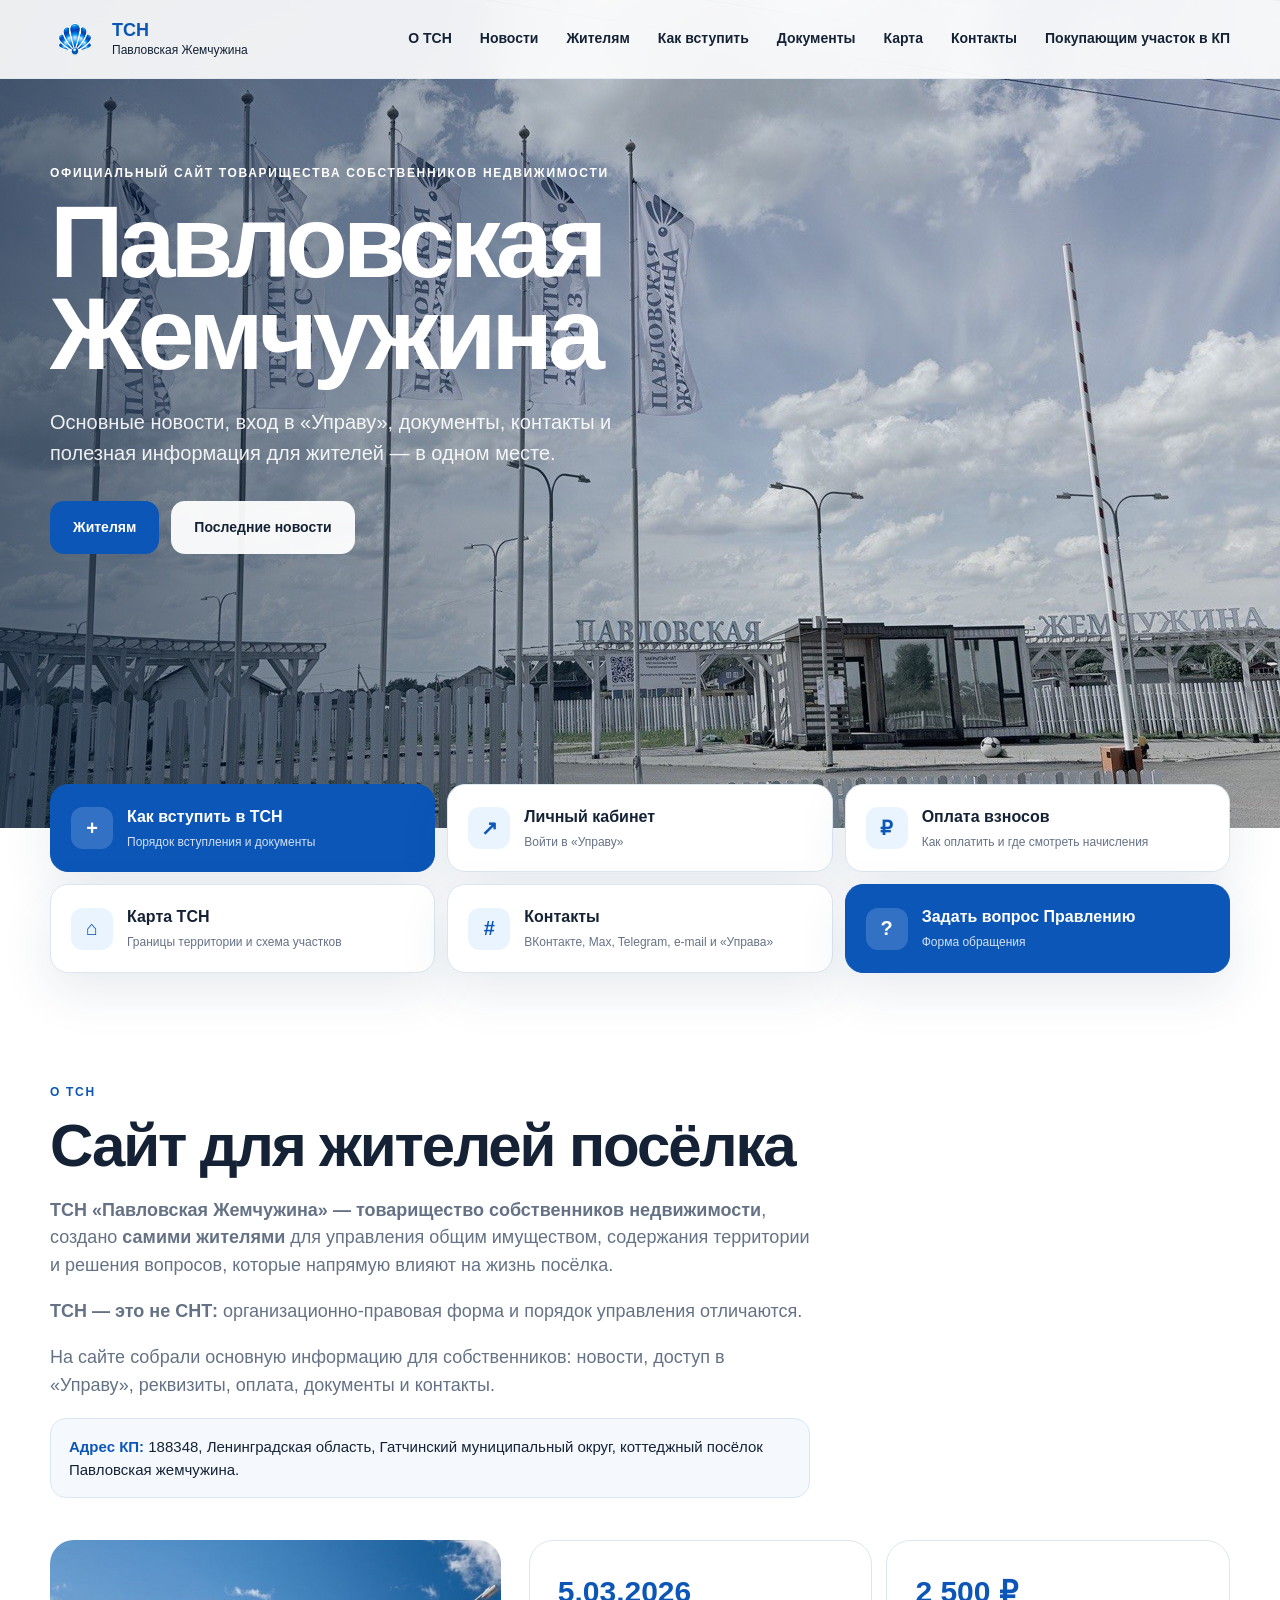
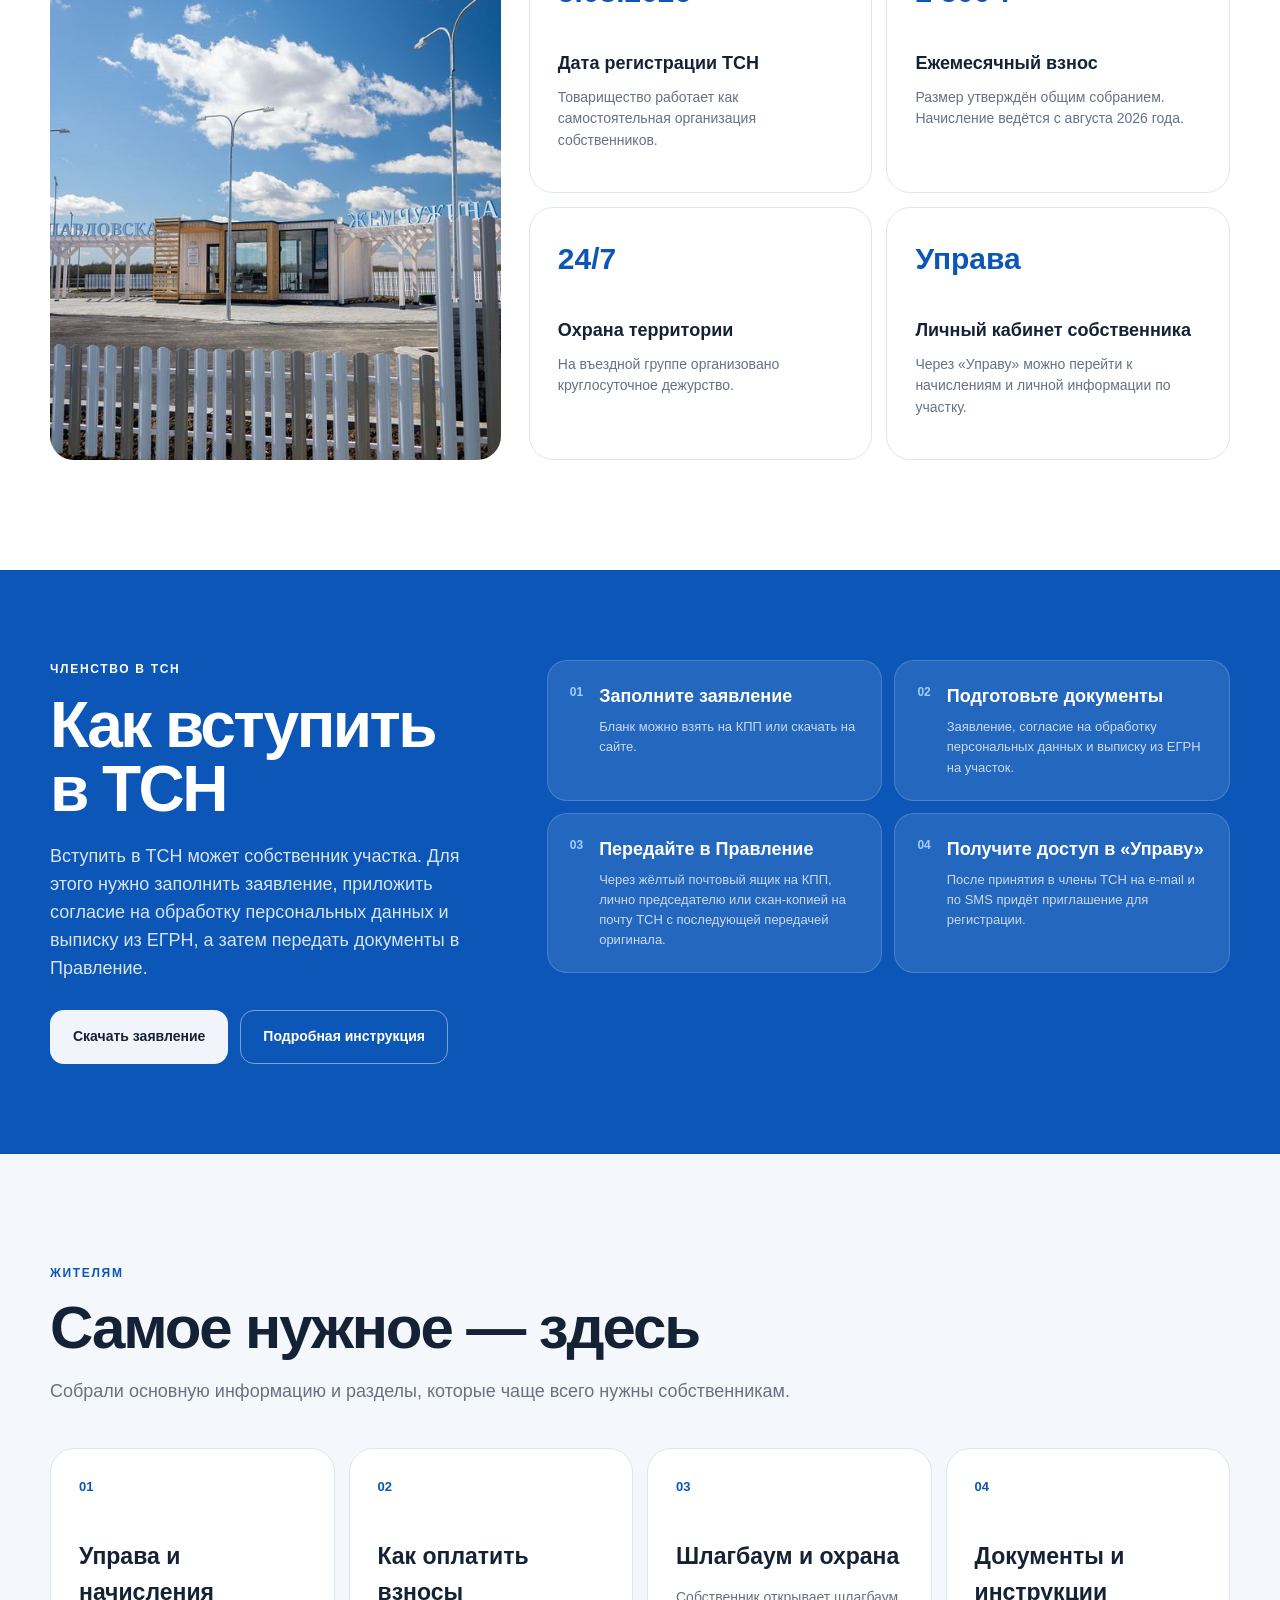
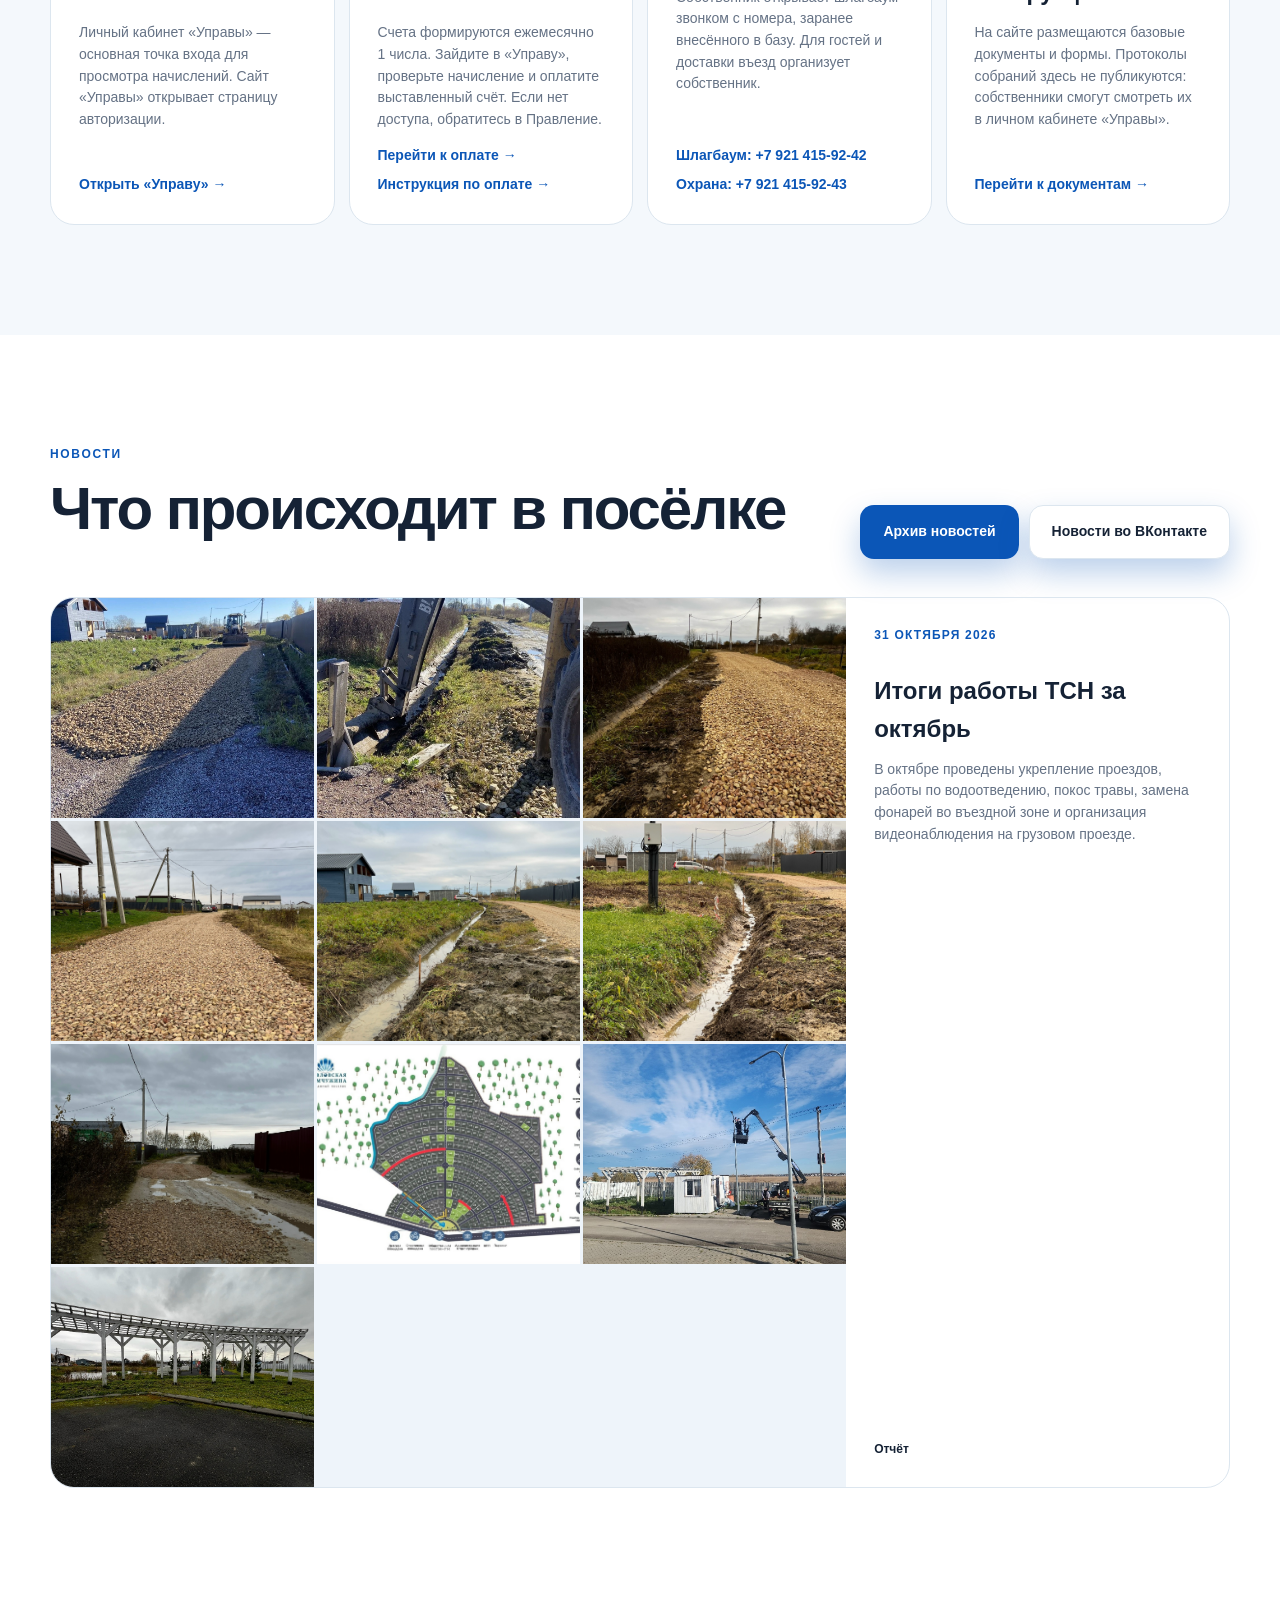
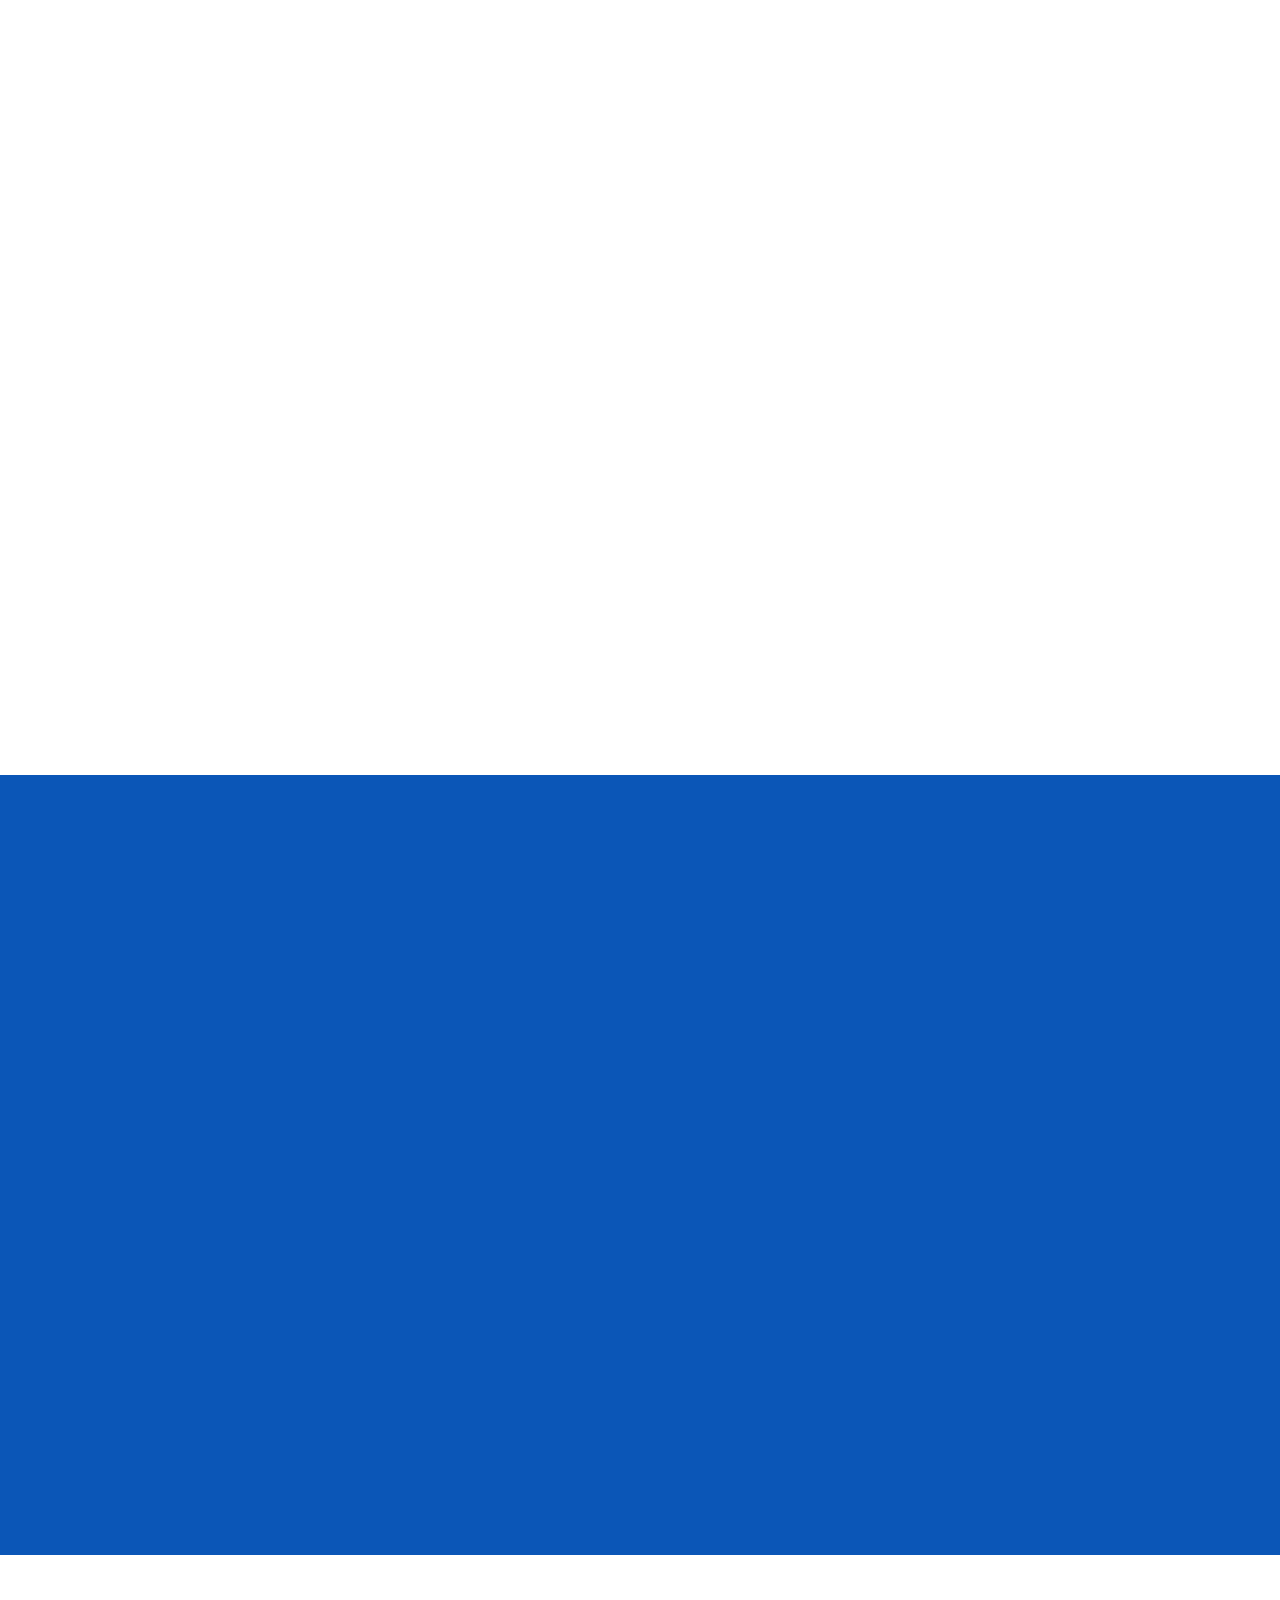
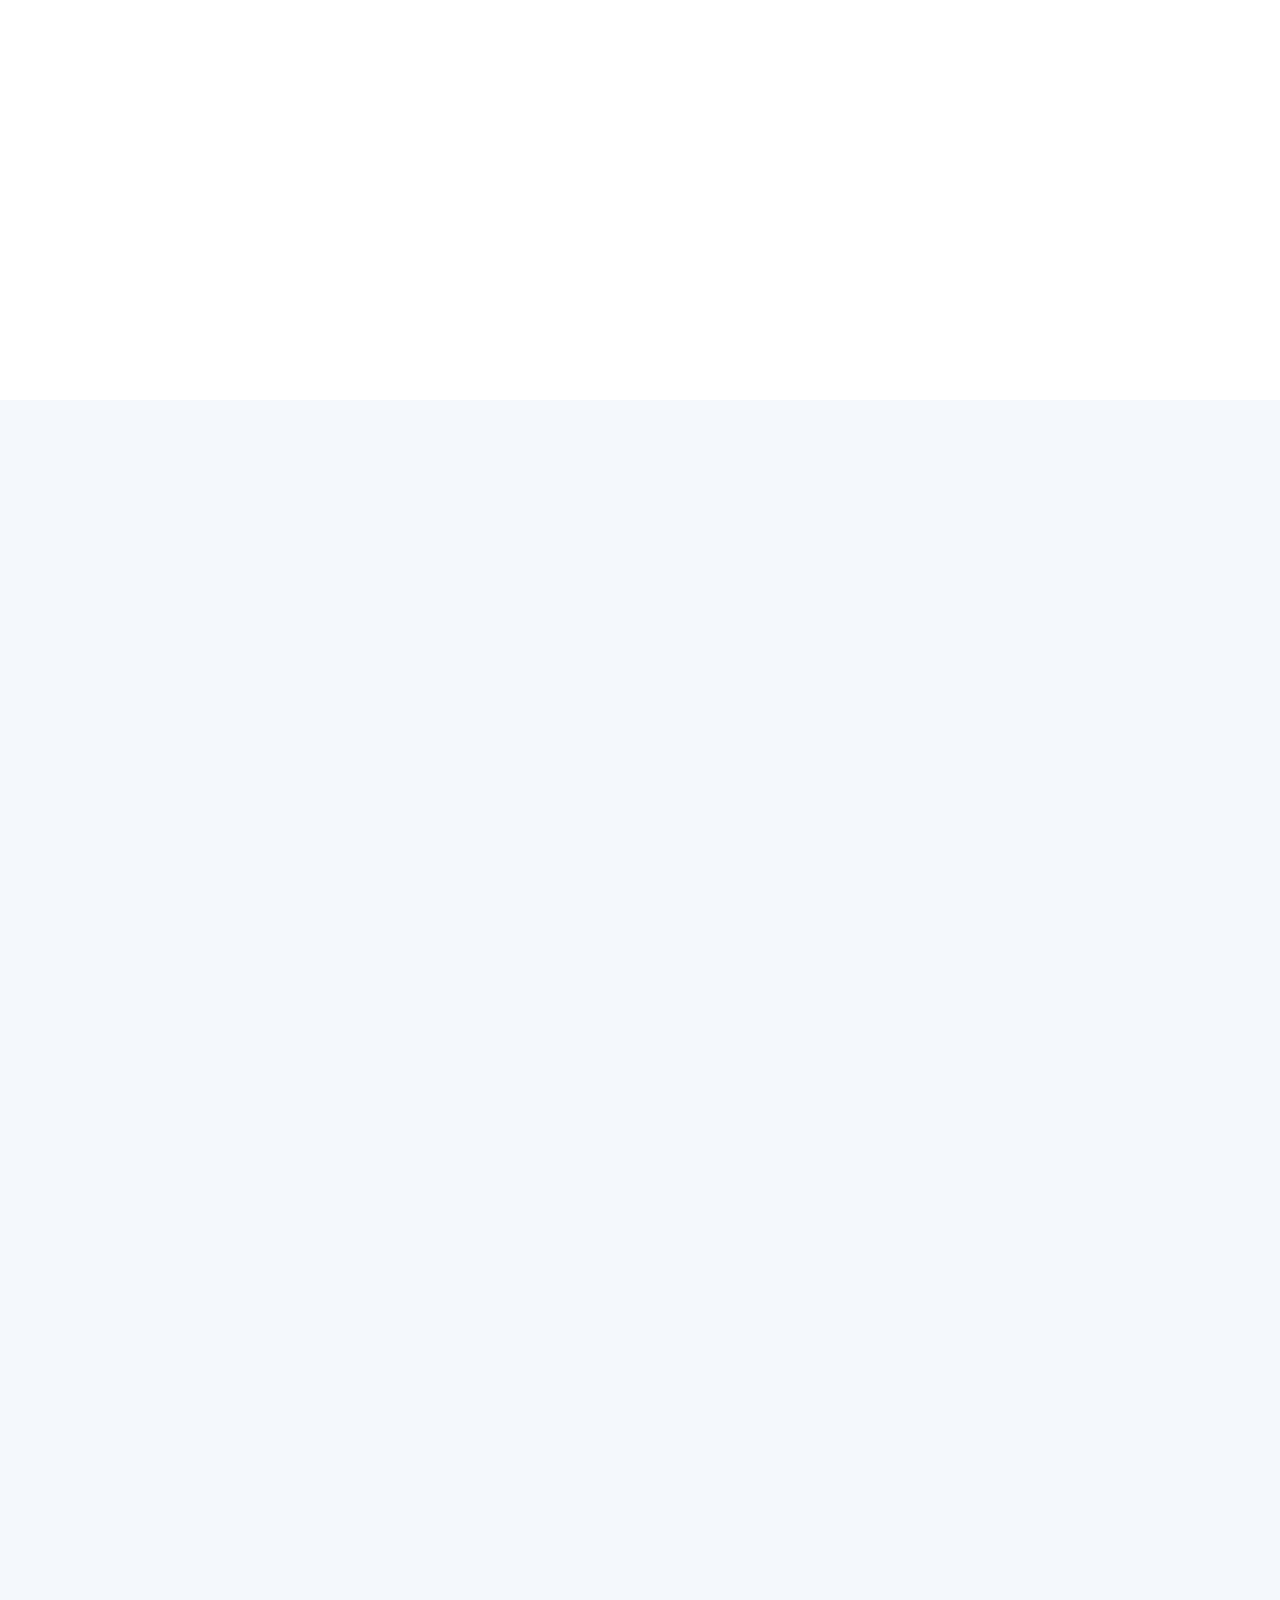
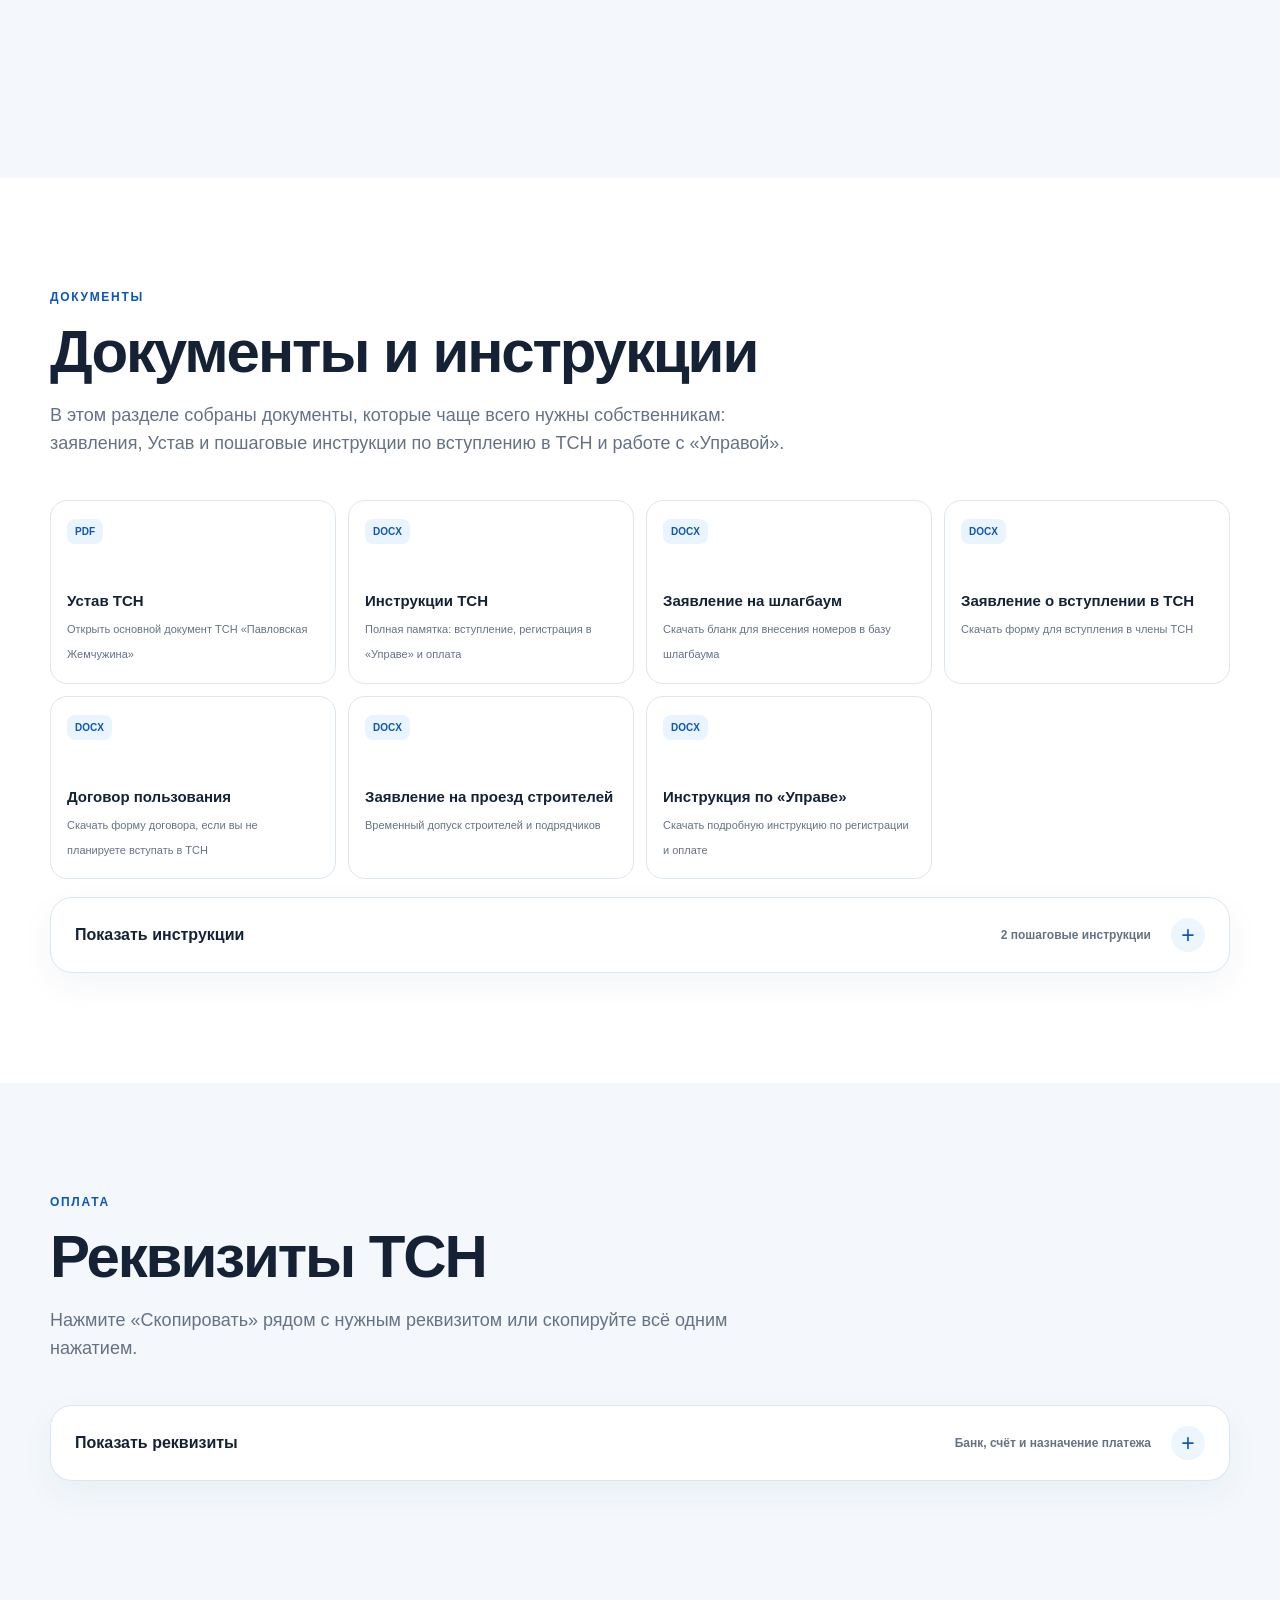
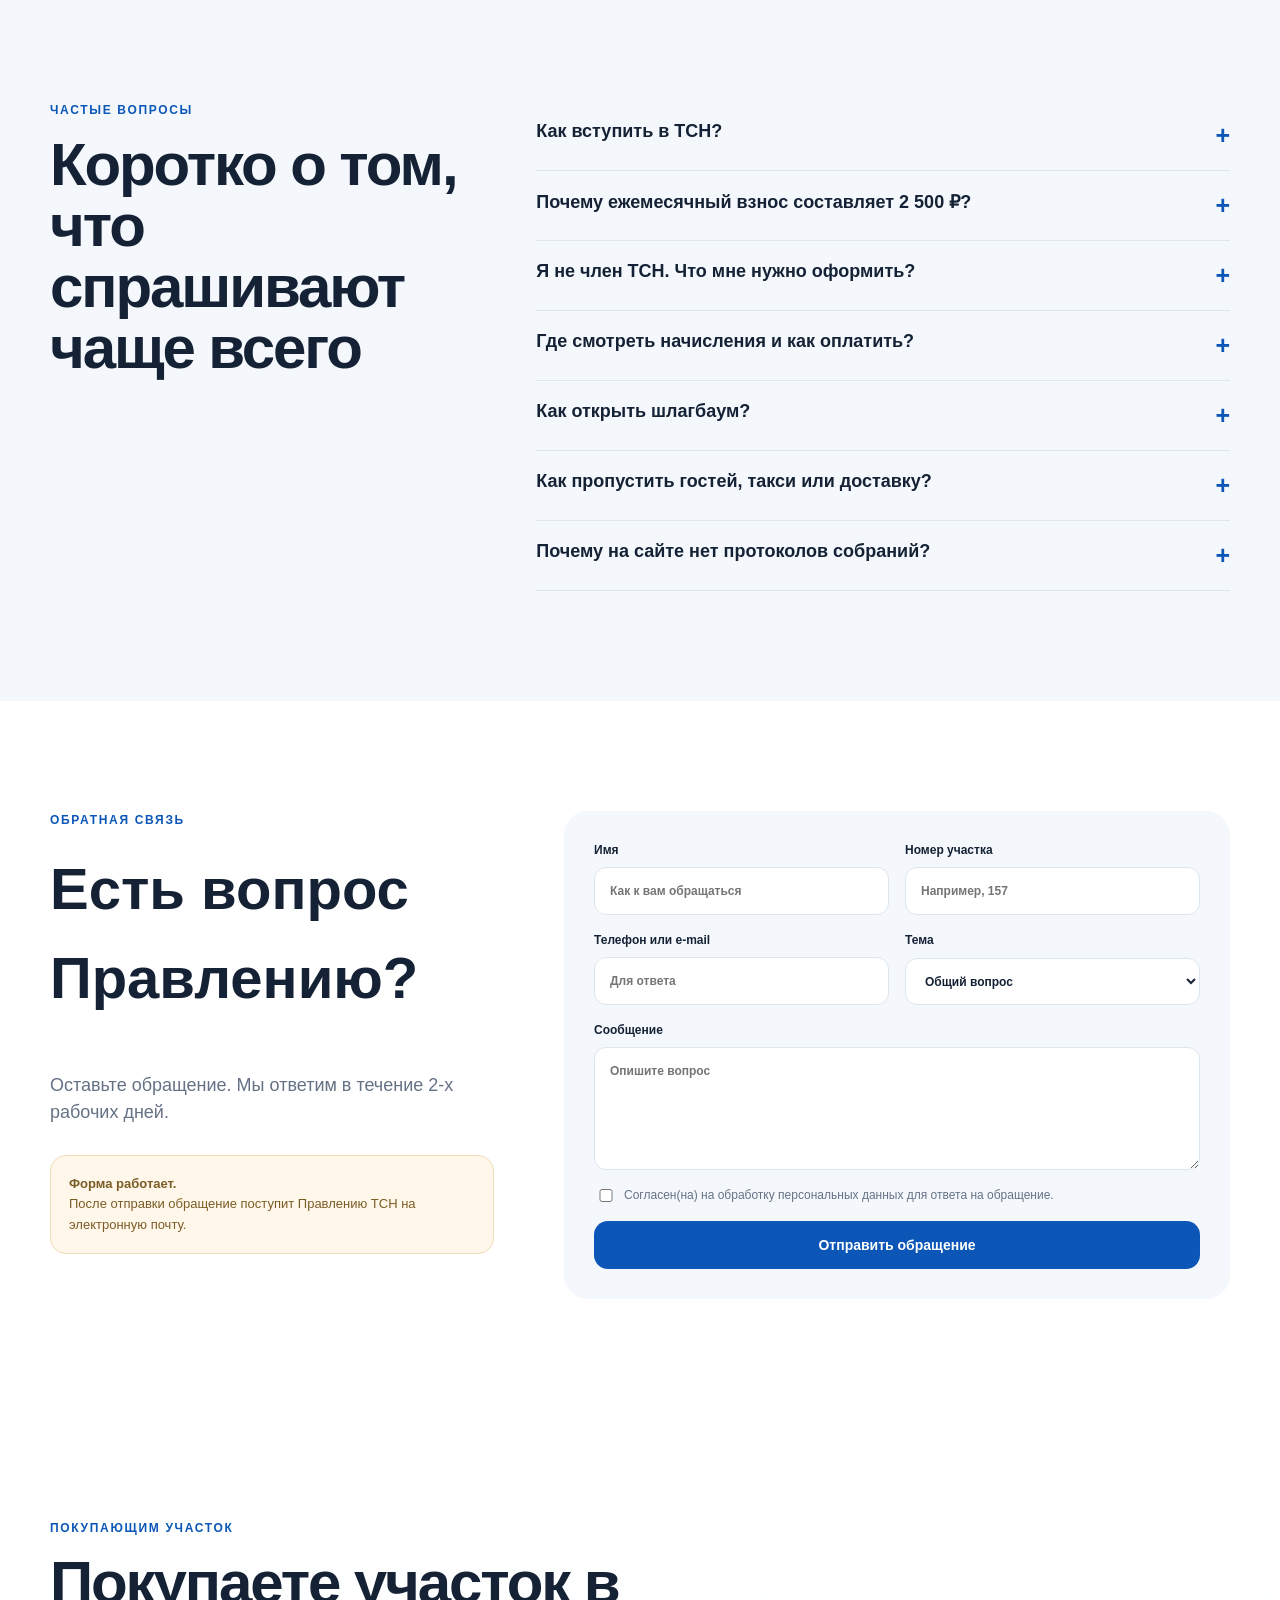
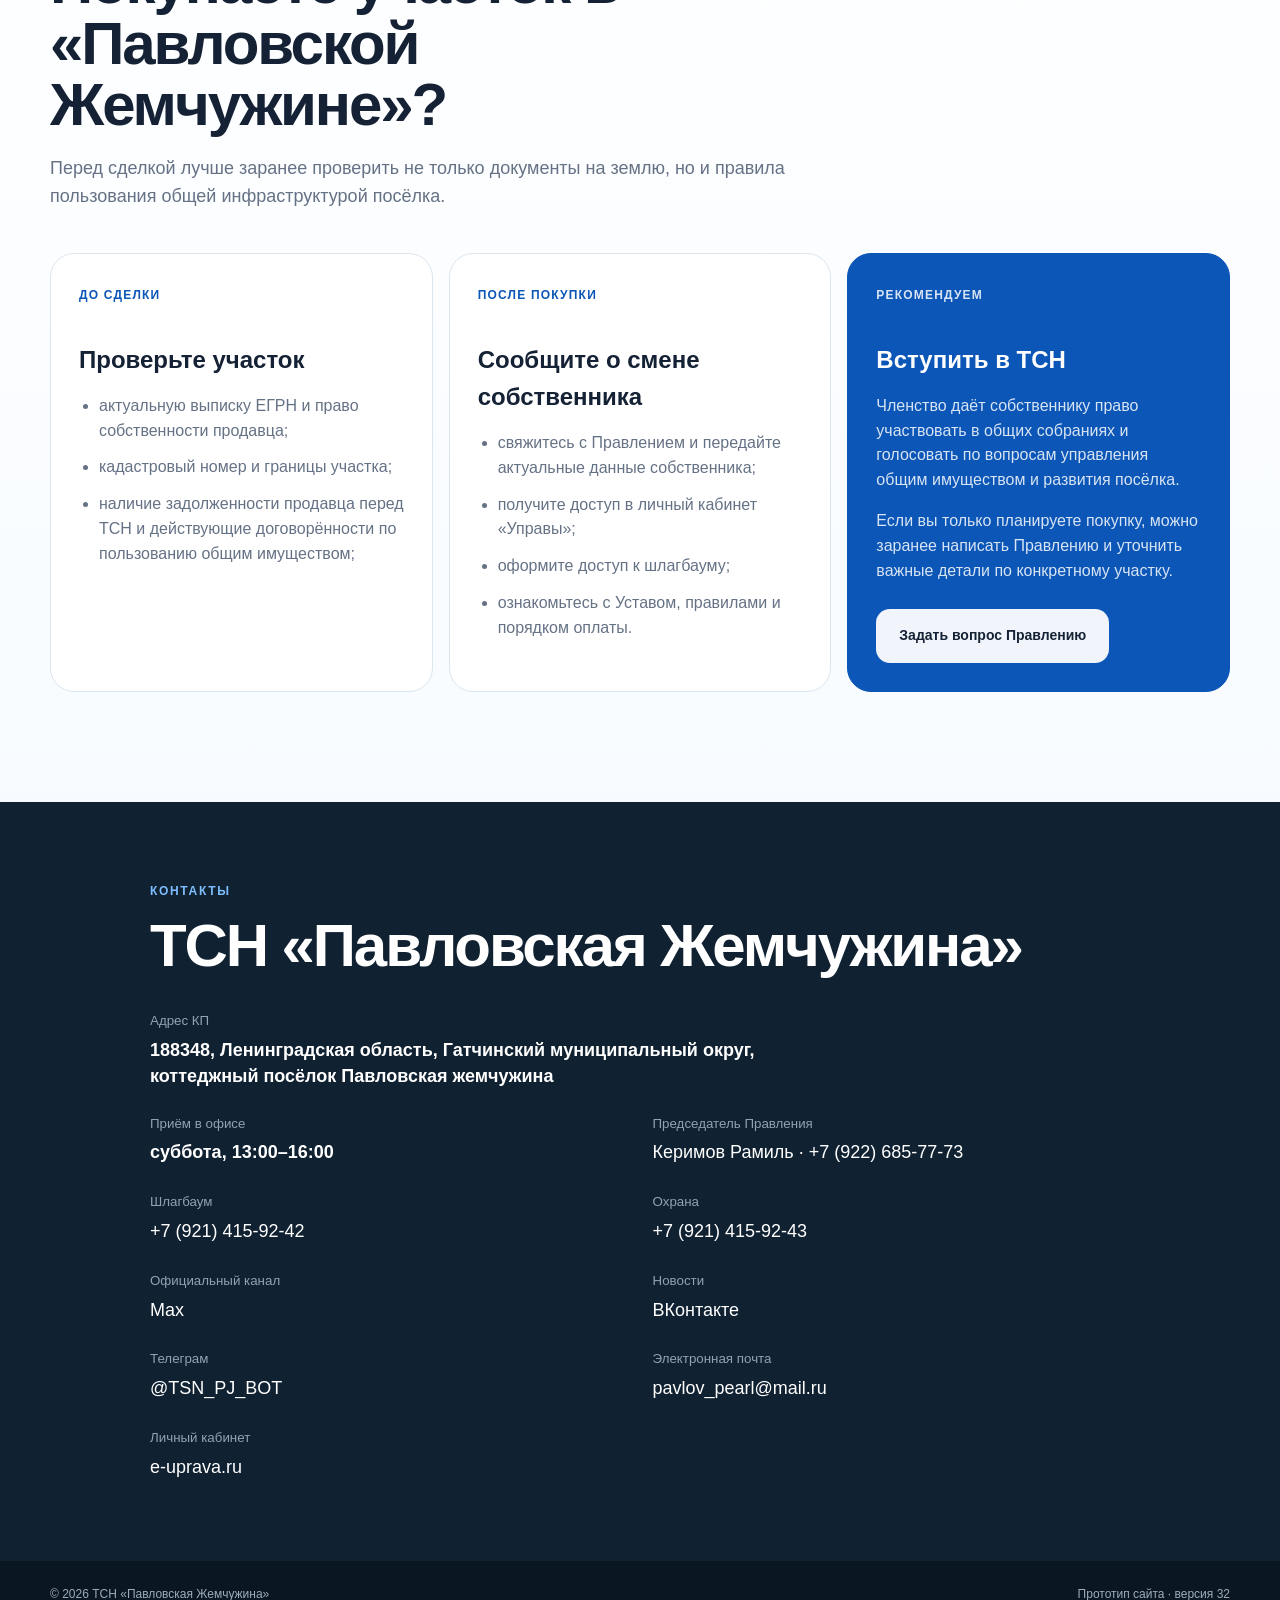
<file: index.html>
<!doctype html>
<html lang="ru">
<head>
  <meta charset="utf-8" />
  <meta name="viewport" content="width=device-width, initial-scale=1" />
  <meta name="theme-color" content="#0b56b7" />
  <title>ТСН «Павловская Жемчужина» — официальный сайт</title>
  <meta name="description" content="Официальный сайт ТСН «Павловская Жемчужина». Новости посёлка, документы, оплата взносов, шлагбаум, контакты Правления и полезная информация для собственников." />
  <link rel="canonical" href="https://p-zh.ru/" />

  <meta property="og:type" content="website" />
  <meta property="og:locale" content="ru_RU" />
  <meta property="og:site_name" content="ТСН «Павловская Жемчужина»" />
  <meta property="og:title" content="ТСН «Павловская Жемчужина» — официальный сайт" />
  <meta property="og:description" content="Новости, документы, оплата взносов, контакты Правления и полезная информация для собственников ТСН «Павловская Жемчужина»." />
  <meta property="og:url" content="https://p-zh.ru/" />
  <meta property="og:image" content="https://p-zh.ru/assets/logo-full.png" />

  <script type="application/ld+json">
  {
    "@context": "https://schema.org",
    "@graph": [
      {
        "@type": "WebSite",
        "@id": "https://p-zh.ru/#website",
        "url": "https://p-zh.ru/",
        "name": "ТСН «Павловская Жемчужина»",
        "inLanguage": "ru-RU"
      },
      {
        "@type": "Organization",
        "@id": "https://p-zh.ru/#organization",
        "name": "ТСН «Павловская Жемчужина»",
        "url": "https://p-zh.ru/",
        "logo": "https://p-zh.ru/assets/logo-full.png",
        "email": "pavlov_pearl@mail.ru",
        "address": {
          "@type": "PostalAddress",
          "postalCode": "188348",
          "addressRegion": "Ленинградская область",
          "addressLocality": "Гатчинский муниципальный округ",
          "streetAddress": "коттеджный посёлок Павловская жемчужина",
          "addressCountry": "RU"
        }
      }
    ]
  }
  </script>

  <link rel="icon" type="image/png" href="assets/logo-mark.png" />
  <link rel="stylesheet" href="styles.css" />
</head>
<body>
  <header class="site-header" id="top">
    <div class="header-inner container">
      <a class="brand" href="#top" aria-label="На главную">
        <img src="assets/logo-mark.png" alt="Павловская Жемчужина" />
        <span><strong>ТСН</strong><small>Павловская Жемчужина</small></span>
      </a>
      <button class="menu-toggle" type="button" aria-label="Открыть меню" aria-expanded="false">☰</button>
      <nav class="main-nav" aria-label="Основная навигация">
        <a href="#about">О ТСН</a>
        <a href="#news">Новости</a>
        <a href="#residents">Жителям</a>
        <a href="#join">Как вступить</a>
        <a href="#documents">Документы</a>
        <a href="#map">Карта</a>
        <a href="#contacts">Контакты</a>
        <a href="#buyers">Покупающим участок в КП</a>
      </nav>
    </div>
  </header>

  <main>
    <section class="hero">
      <img class="hero-bg" src="assets/hero.jpg" alt="Въезд в коттеджный поселок Павловская Жемчужина" />
      <div class="hero-overlay"></div>
      <div class="hero-content container">
        <div class="hero-card reveal">
          <p class="eyebrow">Официальный сайт товарищества собственников недвижимости</p>
          <h1>Павловская<br>Жемчужина</h1>
          <p class="hero-lead">Основные новости, вход в «Управу», документы, контакты и полезная информация для жителей — в одном месте.</p>
          <div class="hero-actions">
            <a class="btn btn-primary" href="#residents">Жителям</a>
            <a class="btn btn-light" href="#news">Последние новости</a>
          </div>
        </div>
      </div>
    </section>

    <section class="quick-wrap">
      <div class="container quick-grid quick-grid-six">
        <a class="quick-card quick-card-accent" href="#join"><span class="quick-icon">+</span><div><strong>Как вступить в ТСН</strong><small>Порядок вступления и документы</small></div></a>
        <a class="quick-card" href="https://e-uprava.ru/main" target="_blank" rel="noopener"><span class="quick-icon">↗</span><div><strong>Личный кабинет</strong><small>Войти в «Управу»</small></div></a>
        <a class="quick-card" href="#payments"><span class="quick-icon">₽</span><div><strong>Оплата взносов</strong><small>Как оплатить и где смотреть начисления</small></div></a>
        <a class="quick-card" href="#map"><span class="quick-icon">⌂</span><div><strong>Карта ТСН</strong><small>Границы территории и схема участков</small></div></a>
        <a class="quick-card" href="#socials"><span class="quick-icon">#</span><div><strong>Контакты</strong><small>ВКонтакте, Max, Telegram, e-mail и «Управа»</small></div></a>
        <a class="quick-card quick-card-accent" href="#feedback"><span class="quick-icon">?</span><div><strong>Задать вопрос Правлению</strong><small>Форма обращения</small></div></a>
      </div>
    </section>

    <section class="section container" id="about">
      <div class="section-heading reveal">
        <p class="eyebrow blue">О ТСН</p>
        <h2>Сайт для жителей посёлка</h2>
        <p><strong>ТСН «Павловская Жемчужина» — товарищество собственников недвижимости</strong>, создано <strong>самими жителями</strong> для управления общим имуществом, содержания территории и решения вопросов, которые напрямую влияют на жизнь посёлка.</p>
        <p><strong>ТСН — это не СНТ:</strong> организационно-правовая форма и порядок управления отличаются.</p>
        <p>На сайте собрали основную информацию для собственников: новости, доступ в «Управу», реквизиты, оплата, документы и контакты.</p>
              <div class="address-note reveal"><strong>Адрес КП:</strong> 188348, Ленинградская область, Гатчинский муниципальный округ, коттеджный посёлок Павловская жемчужина.</div>
      </div>
      <div class="about-grid">
        <div class="about-photo reveal"><img src="assets/entrance.jpg" alt="Въездная группа Павловской Жемчужины" /></div>
        <div class="facts-grid reveal">
          <article><span>5.03.2026</span><strong>Дата регистрации ТСН</strong><p>Товарищество работает как самостоятельная организация собственников.</p></article>
          <article><span>2 500 ₽</span><strong>Ежемесячный взнос</strong><p>Размер утверждён общим собранием. Начисление ведётся с августа 2026 года.</p></article>
          <article><span>24/7</span><strong>Охрана территории</strong><p>На въездной группе организовано круглосуточное дежурство.</p></article>
          <article><span>Управа</span><strong>Личный кабинет собственника</strong><p>Через «Управу» можно перейти к начислениям и личной информации по участку.</p></article>
        </div>
      </div>
    </section>

    <section class="section join-section" id="join">
      <div class="container join-layout">
        <div class="join-copy reveal">
          <p class="eyebrow">Членство в ТСН</p>
          <h2>Как вступить в ТСН</h2>
          <p>Вступить в ТСН может собственник участка. Для этого нужно заполнить заявление, приложить согласие на обработку персональных данных и выписку из ЕГРН, а затем передать документы в Правление.</p>
          <div class="join-actions">
            <a class="btn btn-light" href="assets/zayavlenie-o-vstuplenii-v-tsn.docx" download>Скачать заявление</a>
            <a class="btn join-outline" href="#documents">Подробная инструкция</a>
          </div>
        </div>
        <div class="join-steps reveal">
          <article><span>01</span><div><strong>Заполните заявление</strong><p>Бланк можно взять на КПП или скачать на сайте.</p></div></article>
          <article><span>02</span><div><strong>Подготовьте документы</strong><p>Заявление, согласие на обработку персональных данных и выписку из ЕГРН на участок.</p></div></article>
          <article><span>03</span><div><strong>Передайте в Правление</strong><p>Через жёлтый почтовый ящик на КПП, лично председателю или скан-копией на почту ТСН с последующей передачей оригинала.</p></div></article>
          <article><span>04</span><div><strong>Получите доступ в «Управу»</strong><p>После принятия в члены ТСН на e-mail и по SMS придёт приглашение для регистрации.</p></div></article>
        </div>
      </div>
    </section>

    <section class="section section-soft" id="residents">
      <div class="container">
        <div class="section-heading reveal">
          <p class="eyebrow blue">Жителям</p>
          <h2>Самое нужное — здесь</h2>
          <p>Собрали основную информацию и разделы, которые чаще всего нужны собственникам.</p>
        </div>
        <div class="service-grid">
          <article class="service-card reveal" id="payments"><span>01</span><h3>Управа и начисления</h3><p>Личный кабинет «Управы» — основная точка входа для просмотра начислений. Сайт «Управы» открывает страницу авторизации.</p><a class="text-link" href="https://e-uprava.ru/main" target="_blank" rel="noopener">Открыть «Управу» →</a></article>
          <article class="service-card reveal"><span>02</span><h3>Как оплатить взносы</h3><p>Счета формируются ежемесячно 1 числа. Зайдите в «Управу», проверьте начисление и оплатите выставленный счёт. Если нет доступа, обратитесь в Правление.</p><a class="text-link" href="https://e-uprava.ru/main" target="_blank" rel="noopener">Перейти к оплате →</a><a class="text-link" href="assets/instruktsiya-uprava.docx" download>Инструкция по оплате →</a></article>
          <article class="service-card reveal" id="barrier"><span>03</span><h3>Шлагбаум и охрана</h3><p>Собственник открывает шлагбаум звонком с номера, заранее внесённого в базу. Для гостей и доставки въезд организует собственник.</p><a class="text-link" href="tel:+79214159242">Шлагбаум: +7 921 415-92-42</a><a class="text-link" href="tel:+79214159243">Охрана: +7 921 415-92-43</a></article>
          <article class="service-card reveal"><span>04</span><h3>Документы и инструкции</h3><p>На сайте размещаются базовые документы и формы. Протоколы собраний здесь не публикуются: собственники смогут смотреть их в личном кабинете «Управы».</p><a class="text-link" href="#documents">Перейти к документам →</a></article>
        </div>
      </div>
    </section>

    <section class="section container" id="news">
      <div class="section-row">
        <div class="section-heading compact reveal">
          <p class="eyebrow blue">Новости</p>
          <h2>Что происходит в посёлке</h2>
        </div>
        <div class="news-actions">
          <a class="btn btn-primary news-cta" href="news.html">Архив новостей</a>
          <a class="btn btn-outline news-cta" href="https://vk.ru/club219287578" target="_blank" rel="noopener">Новости во ВКонтакте</a>
        </div>
      </div>
      <div class="news-grid" id="newsGrid"></div>
    </section>

    <section class="feature-section">
      <div class="container feature-grid">
        <div class="feature-photo reveal"><img src="assets/barrier.png" alt="Шлагбаум Павловской Жемчужины" /></div>
        <div class="feature-copy reveal">
          <p class="eyebrow">Въездная группа</p>
          <h2>Шлагбаум на КПП</h2>
          <p>Доступ работает только для телефонных номеров, внесённых в базу по заявлению собственника.</p>
          <ul class="check-list">
            <li>Открытие звонком с зарегистрированного номера</li>
            <li>Гостям, такси и обычной доставке открывает собственник</li>
            <li>Грузовой въезд — через охрану</li>
          </ul>
          <div class="contact-chips"><a class="phone-link" href="tel:+79214159242">Шлагбаум</a><a class="phone-link" href="tel:+79214159243">Охрана</a></div>
        </div>
      </div>
    </section>

    <section class="section container compact-section" id="map">
      <div class="section-heading reveal compact-heading">
        <p class="eyebrow blue">Карта ТСН</p>
        <h2>Границы территории и схема участков</h2>
        <p>Красной линией показана граница ТСН.</p>
      </div>
      <details class="section-details reveal">
        <summary><span>Показать карту границ</span><span class="details-hint">Открыть схему</span></summary>
        <div class="details-body">
          <div class="map-grid map-grid-single">
            <div class="map-card"><img src="assets/tsn-boundary-map.png" alt="Генплан посёлка с выделенной границей ТСН" /></div>
          </div>
        </div>
      </details>
    </section>

    <section class="section section-soft" id="socials">
      <div class="container">
        <div class="section-heading reveal">
          <p class="eyebrow blue">Контакты</p>
          <h2>Все официальные каналы связи</h2>
          <p>Выберите удобный способ: ВКонтакте, Max, закрытый Telegram-чат, электронная почта или личный кабинет «Управа».</p>
        </div>
        <div class="social-grid">
          <article class="social-card max-card reveal">
            <div class="social-visual"><img src="[data-uri]" alt="QR-код официального канала ТСН в Max" class="contact-qr-image" /></div>
            <h3>Канал в Max</h3>
            <p>Официальный канал ТСН «Павловская Жемчужина» в Max.</p>
            <a class="text-link" href="https://max.ru/join/TcC6BBasvoT4Y1h8aFy3ZYpE2SZgT-ccSAhYjDkr8n4" target="_blank" rel="noopener">Открыть канал →</a>
          </article>
          <article class="social-card vk-card reveal">
            <div class="social-visual"><img src="assets/vk-qr.png" alt="QR-код на группу ВКонтакте" /></div>
            <h3>Группа ВКонтакте</h3>
            <p>Официальные новости и объявления ТСН.</p>
            <a class="text-link" href="https://vk.ru/club219287578" target="_blank" rel="noopener">Открыть группу →</a>
          </article>
          <article class="social-card tg-card reveal">
            <div class="social-visual"><img src="assets/telegram-chat-qr.jpg" alt="QR-код входа в закрытый Telegram-чат ТСН" class="contact-qr-image" /></div>
            <h3>Закрытый Telegram-чат</h3>
            <p>Вход для собственников через бот проверки доступа.</p>
            <a class="text-link" href="https://t.me/TSN_PJ_BOT" target="_blank" rel="noopener">Открыть @TSN_PJ_BOT →</a>
          </article>
          <article class="social-card contact-card reveal">
            <div class="contact-card-icon">@</div>
            <h3>Электронная почта</h3>
            <p>Для обращений и официальной переписки.</p>
            <a class="text-link" href="mailto:pavlov_pearl@mail.ru">pavlov_pearl@mail.ru →</a>
          </article>
          <article class="social-card contact-card reveal">
            <div class="contact-card-icon">↗</div>
            <h3>Личный кабинет</h3>
            <p>Начисления и информация по участку в «Управе».</p>
            <a class="text-link" href="https://e-uprava.ru/main" target="_blank" rel="noopener">Открыть «Управу» →</a>
          </article>
        </div>
      </div>
    </section>

    <section class="section container" id="documents">
      <div class="section-heading reveal">
        <p class="eyebrow blue">Документы</p>
        <h2>Документы и инструкции</h2>
        <p>В этом разделе собраны документы, которые чаще всего нужны собственникам: заявления, Устав и пошаговые инструкции по вступлению в ТСН и работе с «Управой».</p>
      </div>
      <div class="doc-grid doc-grid-files">
        <a class="doc-card" href="assets/ustav-tsn-pavlovskaya-zhemchuzhina.pdf" target="_blank" rel="noopener"><span>PDF</span><strong>Устав ТСН</strong><small>Открыть основной документ ТСН «Павловская Жемчужина»</small></a>
        <a class="doc-card" href="assets/instruktsii-tsn.docx" download><span>DOCX</span><strong>Инструкции ТСН</strong><small>Полная памятка: вступление, регистрация в «Управе» и оплата</small></a>
        <a class="doc-card" href="assets/zayavlenie-na-shlagbaum.docx" download><span>DOCX</span><strong>Заявление на шлагбаум</strong><small>Скачать бланк для внесения номеров в базу шлагбаума</small></a>
        <a class="doc-card" href="assets/zayavlenie-o-vstuplenii-v-tsn.docx" download><span>DOCX</span><strong>Заявление о вступлении в ТСН</strong><small>Скачать форму для вступления в члены ТСН</small></a>
        <a class="doc-card" href="assets/dogovor-polzovaniya-obshchim-imushchestvom.docx" download><span>DOCX</span><strong>Договор пользования</strong><small>Скачать форму договора, если вы не планируете вступать в ТСН</small></a>
        <a class="doc-card" href="assets/zayavlenie-na-vremennyy-dopusk-stroiteley.docx" download><span>DOCX</span><strong>Заявление на проезд строителей</strong><small>Временный допуск строителей и подрядчиков</small></a>
        <a class="doc-card" href="assets/instruktsiya-uprava.docx" download><span>DOCX</span><strong>Инструкция по «Управе»</strong><small>Скачать подробную инструкцию по регистрации и оплате</small></a>
      </div>
      <details class="section-details instructions-collapsible reveal">
        <summary><span>Показать инструкции</span><span class="details-hint">2 пошаговые инструкции</span></summary>
        <div class="details-body">
          <div class="instruction-stack">
        <details class="instruction-details">
          <summary>Как вступить в ТСН</summary>
          <div class="instruction-content">
            <ol>
              <li><strong>Заполните заявление о вступлении.</strong> Бланк можно взять на КПП на информационном щите при въезде или скачать на сайте.</li>
              <li><strong>Подготовьте комплект документов.</strong> Нужны заявление о вступлении, согласие на обработку персональных данных и выписка из ЕГРН на участок.</li>
              <li><strong>Передайте документы в Правление.</strong> Можно оставить их в жёлтом почтовом ящике на информационном щите на КПП, передать лично председателю Правления Рамилю Керимову (+7 922 685-77-73) или отправить скан-копию на <a href="mailto:pavlov_pearl@mail.ru">pavlov_pearl@mail.ru</a> с последующей передачей оригинала.</li>
              <li><strong>После вступления оплатите вступительный взнос.</strong> На электронную почту придут реквизиты для оплаты вступительного взноса 2 500 ₽.</li>
              <li><strong>Зарегистрируйтесь в «Управе».</strong> После принятия в члены ТСН на e-mail и по SMS придёт ссылка-приглашение на регистрацию на портале «Управа».</li>
            </ol>
            <a class="text-link" href="assets/zayavlenie-o-vstuplenii-v-tsn.docx" download>Скачать заявление о вступлении →</a>
            <a class="text-link" href="assets/instruktsii-tsn.docx" download>Скачать полную инструкцию ТСН →</a>
          </div>
        </details>
        <details class="instruction-details reveal">
          <summary>Как зарегистрироваться и оплатить через «Управу»</summary>
          <div class="instruction-content">
            <ol>
              <li><strong>Получите приглашение.</strong> После принятия в члены ТСН на e-mail и по SMS приходит ссылка на регистрацию на портале «Управа».</li>
              <li><strong>Зарегистрируйтесь на портале.</strong> По ссылке введите телефон или e-mail, указанный в заявлении на вступление, и придумайте пароль. Входить в «Управу» рекомендуется без VPN.</li>
              <li><strong>Пополните лицевой счёт.</strong> В разделе «Главная» нажмите «Пополнить баланс», укажите сумму и сохраните счёт. Его можно оплатить по QR-коду или квитанции.</li>
              <li><strong>Оплатите ежемесячный счёт.</strong> В разделе «Счета» откройте нужный счёт и оплатите его по QR-коду либо кнопкой «Оплатить с ЛС», если лицевой счёт был пополнен заранее.</li>
              <li><strong>Проверьте оплату.</strong> После оплаты информация появится в разделе «Платежи».</li>
            </ol>
            <a class="text-link" href="assets/instruktsiya-uprava.docx" download>Скачать подробную инструкцию по «Управе» →</a>
          </div>
        </details>
        <div class="info-note">
          <strong>Важно по заявлению на шлагбаум</strong>
          <p>Согласие на обработку персональных данных нужно от владельца каждого номера телефона, который указывается в заявлении на шлагбаум.</p>
        </div>
          </div>
        </div>
      </details>
    </section>


    <section class="section section-soft" id="requisites">
      <div class="container">
        <div class="section-heading reveal">
          <p class="eyebrow blue">Оплата</p>
          <h2>Реквизиты ТСН</h2>
          <p>Нажмите «Скопировать» рядом с нужным реквизитом или скопируйте всё одним нажатием.</p>
        </div>

        <details class="section-details requisites-collapsible reveal">
          <summary><span>Показать реквизиты</span><span class="details-hint">Банк, счёт и назначение платежа</span></summary>
          <div class="details-body">
        <div class="requisites-layout">
          <div class="requisites-card reveal">
            <div class="requisite-row">
              <div><small>Получатель</small><strong>ТСН «ПАВЛОВСКАЯ ЖЕМЧУЖИНА»</strong></div>
              <button class="copy-btn" type="button" data-copy='ТСН "ПАВЛОВСКАЯ ЖЕМЧУЖИНА"'>Скопировать</button>
            </div>
            <div class="requisite-row">
              <div><small>ИНН</small><strong>4705128409</strong></div>
              <button class="copy-btn" type="button" data-copy="4705128409">Скопировать</button>
            </div>
            <div class="requisite-row">
              <div><small>КПП</small><strong>470501001</strong></div>
              <button class="copy-btn" type="button" data-copy="470501001">Скопировать</button>
            </div>
            <div class="requisite-row">
              <div><small>ОГРН</small><strong>1264700003380</strong></div>
              <button class="copy-btn" type="button" data-copy="1264700003380">Скопировать</button>
            </div>
            <div class="requisite-row">
              <div><small>Расчётный счёт</small><strong>40703810655710001033</strong></div>
              <button class="copy-btn" type="button" data-copy="40703810655710001033">Скопировать</button>
            </div>
            <div class="requisite-row">
              <div><small>Банк</small><strong>СЕВЕРО-ЗАПАДНЫЙ БАНК ПАО СБЕРБАНК</strong></div>
              <button class="copy-btn" type="button" data-copy="СЕВЕРО-ЗАПАДНЫЙ БАНК ПАО СБЕРБАНК">Скопировать</button>
            </div>
            <div class="requisite-row">
              <div><small>БИК</small><strong>044030653</strong></div>
              <button class="copy-btn" type="button" data-copy="044030653">Скопировать</button>
            </div>
            <div class="requisite-row">
              <div><small>Корр. счёт</small><strong>30101810500000000653</strong></div>
              <button class="copy-btn" type="button" data-copy="30101810500000000653">Скопировать</button>
            </div>
            <div class="requisite-row">
              <div><small>ИНН банка</small><strong>7707083893</strong></div>
              <button class="copy-btn" type="button" data-copy="7707083893">Скопировать</button>
            </div>
            <div class="requisite-row">
              <div><small>КПП банка</small><strong>784243001</strong></div>
              <button class="copy-btn" type="button" data-copy="784243001">Скопировать</button>
            </div>
          </div>

          <aside class="requisites-side reveal">
            <div class="payment-purpose-card">
              <small>Назначение платежа</small>
              <strong>Ежемесячный Взнос члена ТСН Фамилия Имя номер участка</strong>
              <button class="copy-btn copy-btn-primary" type="button" data-copy="Ежемесячный Взнос члена ТСН Фамилия Имя номер участка">Скопировать назначение</button>
            </div>

            <button class="btn btn-primary copy-all-btn" type="button" id="copyAllRequisites">Скопировать все реквизиты</button>
            <a class="btn btn-outline" href="https://e-uprava.ru/main" target="_blank" rel="noopener">Открыть «Управу»</a>
          </aside>
        </div>
          </div>
        </details>
      </div>
    </section>

    <section class="section section-soft" id="faq">
      <div class="container faq-layout">
        <div class="section-heading compact reveal"><p class="eyebrow blue">Частые вопросы</p><h2>Коротко о том, что спрашивают чаще всего</h2></div>
        <div class="faq-list" id="faqList"></div>
      </div>
    </section>

    <section class="section container" id="feedback">
      <div class="feedback-grid">
        <div class="feedback-copy reveal">
          <p class="eyebrow blue">Обратная связь</p>
          <h2>Есть вопрос Правлению?</h2>
          <p>Оставьте обращение. Мы ответим в течение 2-х рабочих дней.</p>
          <div class="notice"><strong>Форма работает.</strong><br>После отправки обращение поступит Правлению ТСН на электронную почту.</div>
        </div>
        <form class="feedback-form reveal" id="feedbackForm">
          <input type="hidden" name="access_key" value="de73d5c4-1852-484e-b50b-da89b9cb6ca0">
          <input type="hidden" name="subject" value="Новое обращение с сайта ТСН «Павловская Жемчужина»">
          <input type="hidden" name="from_name" value="Сайт ТСН «Павловская Жемчужина»">
          <input type="checkbox" name="botcheck" tabindex="-1" autocomplete="off" style="display:none">
          <label>Имя<input type="text" name="name" placeholder="Как к вам обращаться" required></label>
          <label>Номер участка<input type="text" name="plot" placeholder="Например, 157"></label>
          <label>Телефон или e-mail<input type="text" name="contact" placeholder="Для ответа" required></label>
          <label>Тема<select name="topic"><option value="Общий вопрос">Общий вопрос</option><option value="Шлагбаум и охрана">Шлагбаум и охрана</option><option value="Взносы и финансы">Взносы и финансы</option><option value="Дороги и благоустройство">Дороги и благоустройство</option><option value="Документы">Документы</option></select></label>
          <label class="full">Сообщение<textarea name="message" rows="5" placeholder="Опишите вопрос" required></textarea></label>
          <label class="consent full"><input type="checkbox" name="consent" value="Согласие получено" required><span>Согласен(на) на обработку персональных данных для ответа на обращение.</span></label>
          <button class="btn btn-primary full" type="submit">Отправить обращение</button>
        </form>
      </div>
    </section>


    <section class="section buyers-section" id="buyers">
      <div class="container">
        <div class="section-heading reveal">
          <p class="eyebrow blue">Покупающим участок</p>
          <h2>Покупаете участок в «Павловской Жемчужине»?</h2>
          <p>Перед сделкой лучше заранее проверить не только документы на землю, но и правила пользования общей инфраструктурой посёлка.</p>
        </div>
        <div class="buyers-grid">
          <article class="buyer-card reveal"><span>До сделки</span><h3>Проверьте участок</h3><ul><li>актуальную выписку ЕГРН и право собственности продавца;</li><li>кадастровый номер и границы участка;</li><li>наличие задолженности продавца перед ТСН и действующие договорённости по пользованию общим имуществом;</li></ul></article>
          <article class="buyer-card reveal"><span>После покупки</span><h3>Сообщите о смене собственника</h3><ul><li>свяжитесь с Правлением и передайте актуальные данные собственника;</li><li>получите доступ в личный кабинет «Управы»;</li><li>оформите доступ к шлагбауму;</li><li>ознакомьтесь с Уставом, правилами и порядком оплаты.</li></ul></article>
          <article class="buyer-card buyer-card-accent reveal"><span>Рекомендуем</span><h3>Вступить в ТСН</h3><p>Членство даёт собственнику право участвовать в общих собраниях и голосовать по вопросам управления общим имуществом и развития посёлка.</p><p>Если вы только планируете покупку, можно заранее написать Правлению и уточнить важные детали по конкретному участку.</p><a class="btn btn-light" href="#feedback">Задать вопрос Правлению</a></article>
        </div>
      </div>
    </section>

    <section class="contacts-section" id="contacts">
      <div class="container contacts-grid">
<div class="contacts-copy reveal">
          <p class="eyebrow">Контакты</p>
          <h2>ТСН «Павловская Жемчужина»</h2>
          <div class="contact-lines">
            <div class="contact-lines-full"><small>Адрес КП</small><strong>188348, Ленинградская область, Гатчинский муниципальный округ,<br>коттеджный посёлок Павловская жемчужина</strong></div>
            <div><small>Приём в офисе</small><strong>суббота, 13:00–16:00</strong></div>
            <div><small>Председатель Правления</small><a class="phone-link" href="tel:+79226857773">Керимов Рамиль · +7 (922) 685-77-73</a></div>
            <div><small>Шлагбаум</small><a class="phone-link" href="tel:+79214159242">+7 (921) 415-92-42</a></div>
            <div><small>Охрана</small><a class="phone-link" href="tel:+79214159243">+7 (921) 415-92-43</a></div>
            <div><small>Официальный канал</small><a href="https://max.ru/join/TcC6BBasvoT4Y1h8aFy3ZYpE2SZgT-ccSAhYjDkr8n4" target="_blank" rel="noopener">Max</a></div>
            <div><small>Новости</small><a href="https://vk.ru/club219287578" target="_blank" rel="noopener">ВКонтакте</a></div>
            <div><small>Телеграм</small><a href="https://t.me/TSN_PJ_BOT" target="_blank" rel="noopener">@TSN_PJ_BOT</a></div>
            <div><small>Электронная почта</small><a href="mailto:pavlov_pearl@mail.ru">pavlov_pearl@mail.ru</a></div>
            <div><small>Личный кабинет</small><a href="https://e-uprava.ru/main" target="_blank" rel="noopener">e-uprava.ru</a></div>
          </div>
        </div>
      </div>
    </section>
  </main>

  <footer class="footer">
    <div class="container footer-inner"><span>© 2026 ТСН «Павловская Жемчужина»</span><span>Прототип сайта · версия 32</span></div>
  </footer>

  <div class="toast" id="toast" role="status" aria-live="polite"></div>
  <script src="news-data.js"></script>
  <script src="script.js"></script>
</body>
</html>
</file>
<file: styles.css>
:root{--blue:#0b56b7;--blue2:#087fd7;--ink:#152235;--muted:#657285;--soft:#f4f8fc;--line:#dce6ef;--white:#fff;--radius:24px;--shadow:0 18px 50px rgba(18,57,95,.10)}
*{box-sizing:border-box}html{scroll-behavior:smooth}body{margin:0;font-family:Inter,Arial,sans-serif;color:var(--ink);background:#fff;line-height:1.55}img{max-width:100%;display:block}a{color:inherit;text-decoration:none}.container{width:min(1180px,calc(100% - 40px));margin:auto}.site-header{position:fixed;z-index:30;top:0;left:0;right:0;background:rgba(255,255,255,.90);backdrop-filter:blur(18px);border-bottom:1px solid rgba(220,230,239,.75)}.header-inner{height:78px;display:flex;align-items:center;justify-content:space-between;gap:24px}.brand{display:flex;align-items:center;gap:12px}.brand img{width:50px;height:38px;object-fit:contain}.brand span{display:grid;line-height:1.05}.brand strong{color:var(--blue);font-size:18px}.brand small{font-size:12px;margin-top:4px}.main-nav{display:flex;gap:28px;font-size:14px;font-weight:600}.main-nav a:hover{color:var(--blue)}.menu-toggle{display:none;border:0;background:none;font-size:24px}.hero{height:min(830px,92vh);min-height:680px;position:relative;display:flex;align-items:flex-end;overflow:hidden}.hero-bg{position:absolute;inset:0;width:100%;height:100%;object-fit:cover;object-position:center 56%}.hero-overlay{position:absolute;inset:0;background:linear-gradient(90deg,rgba(5,26,52,.63),rgba(5,26,52,.12) 60%,rgba(5,26,52,.06))}.hero-content{position:relative;z-index:2;padding-bottom:110px}.hero-card{max-width:690px;color:#fff}.eyebrow{text-transform:uppercase;letter-spacing:.14em;font-size:12px;font-weight:800;margin:0 0 14px}.eyebrow.blue{color:var(--blue)}h1,h2,h3,p{margin-top:0}h1{font-size:clamp(58px,8vw,112px);line-height:.9;letter-spacing:-.05em;margin-bottom:26px}.hero-lead{font-size:20px;max-width:650px;color:rgba(255,255,255,.9);margin-bottom:32px}.hero-actions{display:flex;gap:12px;flex-wrap:wrap}.btn{display:inline-flex;align-items:center;justify-content:center;padding:15px 22px;border-radius:14px;font-weight:700;border:1px solid transparent;cursor:pointer;font-size:14px}.btn-primary{background:var(--blue);color:#fff}.btn-primary:hover{background:#064b9f}.btn-light{background:rgba(255,255,255,.94);color:var(--ink)}.btn-outline{border-color:var(--line);background:#fff}.quick-wrap{position:relative;z-index:6;margin-top:-44px}.quick-grid{display:grid;grid-template-columns:repeat(4,1fr);gap:12px}.quick-card{background:#fff;border:1px solid var(--line);box-shadow:var(--shadow);padding:20px;border-radius:18px;display:flex;gap:14px;align-items:center;transition:.2s transform,.2s box-shadow}.quick-card:hover{transform:translateY(-4px);box-shadow:0 24px 60px rgba(18,57,95,.15)}.quick-icon{width:42px;height:42px;border-radius:12px;background:#eaf4ff;color:var(--blue);display:grid;place-items:center;font-size:20px;font-weight:800}.quick-card div{display:grid}.quick-card small{color:var(--muted);font-size:12px;margin-top:3px}.section{padding:110px 0}.section-soft{background:var(--soft)}.section-heading{max-width:760px;margin-bottom:42px}.section-heading.compact{margin-bottom:0}.section-heading h2,.feature-copy h2,.contacts-copy h2{font-size:clamp(34px,5vw,60px);line-height:1.02;letter-spacing:-.035em;margin-bottom:20px}.section-heading p:not(.eyebrow){font-size:18px;color:var(--muted)}.about-grid{display:grid;grid-template-columns:.9fr 1.4fr;gap:28px;align-items:stretch}.about-photo{border-radius:var(--radius);overflow:hidden;min-height:520px}.about-photo img{width:100%;height:100%;object-fit:cover}.facts-grid{display:grid;grid-template-columns:1fr 1fr;gap:14px}.facts-grid article{border:1px solid var(--line);border-radius:var(--radius);padding:28px;background:#fff}.facts-grid span{font-size:30px;color:var(--blue);font-weight:800;display:block;margin-bottom:34px}.facts-grid strong{display:block;font-size:18px;margin-bottom:9px}.facts-grid p{color:var(--muted);font-size:14px;margin:0}.service-grid{display:grid;grid-template-columns:repeat(4,1fr);gap:14px}.service-card{padding:28px;background:#fff;border:1px solid var(--line);border-radius:var(--radius);min-height:330px;display:flex;flex-direction:column}.service-card>span{color:var(--blue);font-weight:800;font-size:13px}.service-card h3{font-size:23px;margin-top:42px;margin-bottom:12px}.service-card p{color:var(--muted);font-size:14px}.text-link{margin-top:auto;color:var(--blue);font-weight:700;font-size:14px;display:block;border:0;background:none;text-align:left;padding:0}.text-link+.text-link{margin-top:8px}.disabled{color:#91a0af;cursor:default}.section-row{display:flex;justify-content:space-between;align-items:end;gap:20px;margin-bottom:38px}.news-grid{display:grid;grid-template-columns:repeat(3,1fr);gap:16px}.news-card{border:1px solid var(--line);border-radius:var(--radius);padding:27px;min-height:300px;display:flex;flex-direction:column}.news-date{color:var(--blue);font-size:12px;font-weight:800;text-transform:uppercase;letter-spacing:.1em}.news-card h3{font-size:24px;margin:36px 0 12px}.news-card p{color:var(--muted);font-size:14px}.news-tag{margin-top:auto;font-weight:700;font-size:12px}.feature-section{background:#0b56b7;color:#fff;padding:90px 0}.feature-grid{display:grid;grid-template-columns:1fr 1fr;gap:70px;align-items:center}.feature-photo{height:600px;border-radius:32px;overflow:hidden}.feature-photo img{width:100%;height:100%;object-fit:cover}.feature-copy p:not(.eyebrow){font-size:18px;color:rgba(255,255,255,.82)}.check-list{padding:0;list-style:none;margin:30px 0}.check-list li{padding:13px 0;border-bottom:1px solid rgba(255,255,255,.18)}.check-list li:before{content:'✓';font-weight:900;margin-right:12px}.contact-chips{display:flex;gap:10px;flex-wrap:wrap}.contact-chips a{border:1px solid rgba(255,255,255,.45);padding:11px 15px;border-radius:999px;font-weight:700}.doc-grid{display:grid;grid-template-columns:repeat(4,1fr);gap:14px}.doc-card{background:#fff;text-align:left;padding:26px;border:1px solid var(--line);border-radius:20px;min-height:190px;cursor:pointer;color:var(--ink)}.doc-card:hover{border-color:#b9cfe3}.doc-card span{display:inline-block;padding:5px 8px;border-radius:8px;background:#eaf4ff;color:var(--blue);font-size:10px;font-weight:900}.doc-card strong{display:block;margin:38px 0 7px;font-size:18px}.doc-card small{color:var(--muted)}.faq-layout{display:grid;grid-template-columns:.75fr 1.25fr;gap:70px}.faq-item{border-bottom:1px solid var(--line)}.faq-q{width:100%;border:0;background:none;text-align:left;padding:20px 0;font-size:18px;font-weight:750;display:flex;justify-content:space-between;gap:20px;cursor:pointer;color:var(--ink)}.faq-q span:last-child{color:var(--blue);font-size:25px;transition:.2s}.faq-a{display:none;color:var(--muted);padding:0 0 22px}.faq-item.open .faq-a{display:block}.faq-item.open .faq-q span:last-child{transform:rotate(45deg)}.feedback-grid{display:grid;grid-template-columns:.8fr 1.2fr;gap:70px;align-items:start}.feedback-copy h2{font-size:clamp(34px,5vw,58px)}.feedback-copy>p:not(.eyebrow){color:var(--muted);font-size:18px}.notice{margin-top:28px;padding:18px;border-radius:16px;background:#fff7e9;border:1px solid #f1ddb8;color:#7b5c26;font-size:13px}.feedback-form{display:grid;grid-template-columns:1fr 1fr;gap:16px;background:var(--soft);padding:30px;border-radius:var(--radius)}label{display:grid;gap:7px;font-size:12px;font-weight:800}input,select,textarea{width:100%;border:1px solid var(--line);border-radius:12px;background:#fff;padding:14px 15px;font:inherit;color:var(--ink)}textarea{resize:vertical}.full{grid-column:1/-1}.consent{display:flex;grid-template-columns:18px 1fr;align-items:start;font-weight:500;color:var(--muted)}.consent input{width:16px;margin-top:3px}.contacts-section{background:#102131;color:#fff;padding:80px 0}.contacts-grid{display:grid;grid-template-columns:.8fr 1.2fr;gap:80px;align-items:center}.contacts-logo{background:#fff;border-radius:28px;padding:22px}.contacts-logo img{width:100%}.contacts-copy .eyebrow{color:#7ebeff}.contact-lines{display:grid;grid-template-columns:1fr 1fr;gap:25px;margin-top:35px}.contact-lines div{display:grid}.contact-lines small{color:#91a2b3}.contact-lines strong,.contact-lines a{font-size:18px;margin-top:5px}.footer{background:#0a1723;color:#9eabba;padding:24px 0;font-size:12px}.footer-inner{display:flex;justify-content:space-between;gap:20px}.toast{position:fixed;z-index:100;right:24px;bottom:24px;background:#102131;color:#fff;padding:14px 18px;border-radius:14px;box-shadow:var(--shadow);opacity:0;transform:translateY(20px);pointer-events:none;transition:.25s}.toast.show{opacity:1;transform:none}.reveal{opacity:0;transform:translateY(18px);transition:.7s}.reveal.visible{opacity:1;transform:none}
@media(max-width:900px){.main-nav{display:none;position:absolute;top:78px;left:20px;right:20px;background:#fff;border:1px solid var(--line);border-radius:18px;padding:20px;box-shadow:var(--shadow);flex-direction:column}.main-nav.open{display:flex}.menu-toggle{display:block}.hero{min-height:720px}.hero-content{padding-bottom:95px}.quick-grid{grid-template-columns:1fr 1fr}.about-grid,.feature-grid,.faq-layout,.feedback-grid,.contacts-grid{grid-template-columns:1fr}.service-grid,.doc-grid{grid-template-columns:1fr 1fr}.news-grid{grid-template-columns:1fr}.feature-photo{height:500px}.section{padding:80px 0}.contact-lines{grid-template-columns:1fr 1fr}}
@media(max-width:620px){.container{width:min(100% - 28px,1180px)}.header-inner{height:68px}.brand small{display:none}.main-nav{top:68px}.hero{min-height:670px}.hero-bg{object-position:55% center}.hero-overlay{background:linear-gradient(180deg,rgba(4,24,46,.10),rgba(4,24,46,.68) 58%,rgba(4,24,46,.80))}.hero-content{padding-bottom:80px}h1{font-size:58px}.hero-lead{font-size:17px}.quick-wrap{margin-top:-32px}.quick-grid{grid-template-columns:1fr}.about-photo{min-height:380px}.facts-grid,.service-grid,.doc-grid,.feedback-form,.contact-lines{grid-template-columns:1fr}.facts-grid article{padding:23px}.service-card{min-height:280px}.section-row{align-items:flex-start;flex-direction:column}.feature-grid{gap:34px}.feature-photo{height:420px}.feedback-form{padding:20px}.full{grid-column:auto}.footer-inner{flex-direction:column}.contacts-logo{padding:10px}.section-heading h2,.feature-copy h2,.contacts-copy h2{font-size:38px}}

.map-grid{display:grid;grid-template-columns:1.2fr .8fr;gap:20px;align-items:start}.map-card{background:#fff;border:1px solid var(--line);border-radius:24px;padding:16px;box-shadow:var(--shadow)}.map-card img{width:100%;border-radius:18px}.map-side{display:grid;gap:16px}.map-note{border:1px solid var(--line);background:var(--soft);border-radius:24px;padding:24px}.map-note strong{display:block;font-size:20px;margin-bottom:10px}.map-note p{margin:0;color:var(--muted)}.social-grid{display:grid;grid-template-columns:1fr 1fr;gap:16px}.social-card{background:#fff;border:1px solid var(--line);border-radius:24px;padding:24px;display:flex;flex-direction:column;align-items:flex-start}.social-card img{width:100%;max-width:280px;border-radius:18px;border:1px solid var(--line);margin-bottom:18px}.social-card h3{font-size:24px;margin:0 0 10px}.social-card p{font-size:14px;color:var(--muted);margin-bottom:24px}.contact-lines span{font-size:18px;margin-top:5px;color:#fff}
@media(max-width:900px){.map-grid,.social-grid{grid-template-columns:1fr}}

.payment-layout{display:grid;grid-template-columns:1.2fr .8fr;gap:18px;align-items:start}.payment-card{border:1px solid var(--line);border-radius:24px;background:#fff;padding:26px}.requisite-row{display:grid;grid-template-columns:180px 1fr;gap:20px;padding:14px 0;border-bottom:1px solid var(--line)}.requisite-row:last-child{border-bottom:0}.requisite-row span{color:var(--muted);font-size:13px}.requisite-row strong{font-size:14px;word-break:break-word}.payment-help{background:var(--soft);border-radius:24px;padding:28px;border:1px solid var(--line)}.payment-purpose{margin:18px 0 0;padding:16px 18px;border-radius:18px;background:#eaf4ff;border:1px solid #cfe3fa}.payment-purpose small{display:block;color:var(--muted);font-size:12px;margin-bottom:8px}.payment-purpose strong{display:block;font-size:14px;line-height:1.45}.payment-help h3{font-size:26px;margin-bottom:18px}.payment-help ol{padding-left:20px;color:var(--muted);margin:0 0 24px}.payment-help li{margin:0 0 12px}.doc-card[href]{display:block}
@media(max-width:900px){.payment-layout{grid-template-columns:1fr}}
@media(max-width:620px){.requisite-row{grid-template-columns:1fr;gap:4px}}

.map-placeholder{min-height:520px;border:1px dashed #b7cce0;border-radius:24px;background:linear-gradient(180deg,#f8fbff,#eef6fd);padding:42px;display:flex;flex-direction:column;justify-content:center;align-items:center;text-align:center}.map-placeholder-mark{width:70px;height:70px;border-radius:50%;background:#eaf4ff;color:var(--blue);display:grid;place-items:center;font-size:32px;font-weight:800;margin-bottom:18px}.map-placeholder strong{font-size:24px;margin-bottom:12px}.map-placeholder p{max-width:620px;color:var(--muted);margin:0}.social-grid{grid-template-columns:repeat(2,minmax(0,1fr))}.contact-card-icon{width:86px;height:86px;border-radius:22px;background:#eaf4ff;color:var(--blue);display:grid;place-items:center;font-size:32px;font-weight:800;margin-bottom:24px}@media(max-width:620px){.social-grid{grid-template-columns:1fr}.map-placeholder{min-height:360px;padding:28px}}

.contact-shortcuts-section{padding:34px 0 0}.contact-shortcuts{display:grid;grid-template-columns:repeat(4,1fr);gap:12px}.contact-shortcut{border:1px solid var(--line);background:#fff;border-radius:18px;padding:18px;display:flex;gap:13px;align-items:center;box-shadow:0 10px 30px rgba(18,57,95,.06);transition:.2s}.contact-shortcut:hover{transform:translateY(-3px);box-shadow:0 16px 36px rgba(18,57,95,.11)}.contact-shortcut>span{width:42px;height:42px;border-radius:12px;background:#eaf4ff;color:var(--blue);display:grid;place-items:center;font-weight:900}.contact-shortcut div{display:grid;min-width:0}.contact-shortcut small{color:var(--muted);font-size:12px;overflow:hidden;text-overflow:ellipsis;white-space:nowrap}.contact-shortcut-accent{background:var(--blue);color:#fff;border-color:var(--blue)}.contact-shortcut-accent>span{background:rgba(255,255,255,.16);color:#fff}.contact-shortcut-accent small{color:rgba(255,255,255,.78)}
.buyers-section{background:linear-gradient(180deg,#fff,#f7fbff)}.buyers-grid{display:grid;grid-template-columns:1fr 1fr 1fr;gap:16px}.buyer-card{border:1px solid var(--line);background:#fff;border-radius:24px;padding:28px;min-height:390px}.buyer-card>span{font-size:12px;text-transform:uppercase;letter-spacing:.1em;color:var(--blue);font-weight:800}.buyer-card h3{font-size:24px;margin:34px 0 16px}.buyer-card ul{padding-left:20px;margin:0;color:var(--muted)}.buyer-card li{margin-bottom:12px}.buyer-card p{color:var(--muted)}.buyer-card-accent{background:var(--blue);color:#fff;border-color:var(--blue)}.buyer-card-accent>span,.buyer-card-accent p{color:rgba(255,255,255,.84)}.buyer-card-accent .btn{margin-top:10px}
@media(max-width:900px){.contact-shortcuts{grid-template-columns:1fr 1fr}.buyers-grid{grid-template-columns:1fr}.buyer-card{min-height:0}}
@media(max-width:620px){.contact-shortcuts{grid-template-columns:1fr}.contact-shortcuts-section{padding-top:22px}}

.news-cta{box-shadow:0 14px 30px rgba(11,86,183,.28)}
.map-grid-single{grid-template-columns:1fr}.map-grid-single .map-card{max-width:980px;margin:0 auto}.social-card.vk-card{border-color:#d4e6fb}.social-card.max-card{border-color:#d7deef}.social-card img{background:#fff}.social-card h3{margin-top:2px}

.address-note{margin:18px 0 0;padding:16px 18px;border-radius:16px;background:#f5f9fe;border:1px solid #d9e7f5;color:var(--ink);font-size:15px}.address-note strong{color:var(--blue)}
.max-logo-image{max-width:170px !important;border:0 !important;background:transparent !important;border-radius:24px !important;padding:10px 0;margin-bottom:8px !important}
.doc-grid-files{grid-template-columns:repeat(2,1fr)}
.document-notes{display:grid;grid-template-columns:.72fr 1.28fr;gap:18px;margin-top:18px;align-items:start}.info-note{background:#fff4e6;border:1px solid #f3d7a9;border-radius:22px;padding:22px}.info-note strong{display:block;margin-bottom:8px;font-size:18px;color:#7b5c26}.info-note p{margin:0;color:#8d6c30}.instruction-details{background:#fff;border:1px solid var(--line);border-radius:22px;padding:0;overflow:hidden}.instruction-details summary{list-style:none;cursor:pointer;padding:22px 24px;font-weight:800;font-size:18px;position:relative}.instruction-details summary::-webkit-details-marker{display:none}.instruction-details summary::after{content:'+';position:absolute;right:24px;top:18px;font-size:28px;color:var(--blue);transition:.2s}.instruction-details[open] summary::after{transform:rotate(45deg)}.instruction-content{padding:0 24px 24px;color:var(--muted)}.instruction-content ol{padding-left:20px;margin:4px 0 16px}.instruction-content li{margin:0 0 12px}.contact-lines-full{grid-column:1/-1}
@media(max-width:900px){.document-notes{grid-template-columns:1fr}.doc-grid-files{grid-template-columns:1fr 1fr}}
@media(max-width:620px){.doc-grid-files{grid-template-columns:1fr}}

.contact-qr-image{width:100%;max-width:340px;aspect-ratio:auto;object-fit:contain;border:1px solid var(--line);border-radius:22px;background:#fff;margin-bottom:18px}.tg-card{border-color:#d6e7f7}.social-grid{grid-template-columns:repeat(3,minmax(0,1fr))}@media(max-width:1000px){.social-grid{grid-template-columns:repeat(2,minmax(0,1fr))}}@media(max-width:620px){.social-grid{grid-template-columns:1fr}}

.social-visual{width:100%;height:360px;display:flex;align-items:center;justify-content:center;border:1px solid var(--line);border-radius:20px;background:#fff;margin-bottom:22px;overflow:hidden;padding:14px}.social-visual img{width:100%;height:100%;max-width:100%;object-fit:contain;border:0 !important;margin:0 !important;background:transparent !important}.social-card{align-items:stretch}.social-card h3{min-height:34px}.social-card p{min-height:44px}.social-card .text-link{margin-top:auto}.service-card#barrier .text-link{display:block}.main-nav a[href="#buyers"]{white-space:nowrap}
@media(max-width:1000px){.social-visual{height:320px}}
@media(max-width:620px){.social-visual{height:300px}}

/* Компактный логотип в блоке контактов */
.contacts-logo{display:flex;justify-content:center;align-items:center}
.contacts-logo img{width:min(100%,420px);height:auto;object-fit:contain}
@media(max-width:900px){.contacts-logo{max-width:440px;margin:0 auto;padding:18px}.contacts-logo img{width:min(100%,320px)}}
@media(max-width:620px){.contacts-logo{max-width:280px;margin:0 auto 8px;padding:14px;border-radius:22px}.contacts-logo img{width:min(100%,220px);margin:0 auto}.contacts-section{padding:58px 0}.contacts-grid{gap:34px}}

/* Mobile contacts layout fix */
.contacts-copy{min-width:0}
.contact-lines strong,.contact-lines a,.contact-lines span{overflow-wrap:anywhere;word-break:normal}
@media(max-width:620px){
  .contacts-section{width:100%;overflow:hidden;padding:54px 0}
  .contacts-grid{display:flex;flex-direction:column;align-items:stretch;gap:28px;width:100%}
  .contacts-logo{order:1;width:100%;max-width:260px;margin:0 auto;padding:14px;border-radius:20px}
  .contacts-logo img{display:block;width:100%;max-width:210px;height:auto;margin:0 auto}
  .contacts-copy{order:2;width:100%;max-width:100%;min-width:0}
  .contacts-copy h2{font-size:34px;line-height:1.06;overflow-wrap:anywhere}
  .contact-lines{display:grid;grid-template-columns:1fr;width:100%;gap:22px}
  .contact-lines>div,.contact-lines-full{min-width:0;width:100%;grid-column:1/-1}
  .contact-lines strong,.contact-lines a,.contact-lines span{white-space:normal;overflow-wrap:anywhere;word-break:break-word}
}

/* v15 — нижний блок контактов без большого логотипа */
.contacts-section .contacts-grid{
  display:block;
  max-width:980px;
}
.contacts-section .contacts-copy{
  width:100%;
}
.contacts-section .contact-lines-full strong{
  line-height:1.45;
  overflow-wrap:normal;
  word-break:normal;
}
@media(max-width:620px){
  .contacts-section .contacts-grid{
    display:block;
    width:100%;
  }
  .contacts-section .contacts-copy{
    width:100%;
    min-width:0;
  }
  .contacts-section .contact-lines-full strong{
    font-size:17px;
    line-height:1.45;
  }
}

/* v16 — вступление, инструкции и фотогалерея новостей */
.join-section{background:var(--blue);color:#fff;padding:90px 0}.join-layout{display:grid;grid-template-columns:.78fr 1.22fr;gap:60px;align-items:start}.join-copy h2{font-size:clamp(40px,5vw,64px);line-height:1;letter-spacing:-.04em;margin-bottom:22px}.join-copy>p:not(.eyebrow){color:rgba(255,255,255,.84);font-size:18px}.join-actions{display:flex;gap:12px;flex-wrap:wrap;margin-top:28px}.join-outline{border-color:rgba(255,255,255,.45);color:#fff;background:transparent}.join-steps{display:grid;grid-template-columns:1fr 1fr;gap:12px}.join-steps article{display:flex;gap:16px;padding:22px;background:rgba(255,255,255,.1);border:1px solid rgba(255,255,255,.17);border-radius:20px}.join-steps article>span{font-size:12px;font-weight:900;color:#9fd0ff}.join-steps strong{display:block;font-size:18px;margin-bottom:6px}.join-steps p{margin:0;color:rgba(255,255,255,.76);font-size:13px}.instruction-stack{display:grid;gap:14px;margin-top:18px}.instruction-stack .info-note{margin-top:0}.faq-steps{margin:0 0 14px;padding-left:20px}.faq-steps li{margin-bottom:8px}.news-card.has-gallery{grid-column:1/-1;padding:0;overflow:hidden;display:grid;grid-template-columns:1.35fr .65fr;min-height:0}.news-card.has-gallery .news-content{padding:28px;display:flex;flex-direction:column}.news-gallery{display:grid;grid-template-columns:repeat(3,1fr);gap:3px;background:#eef4fa}.news-gallery img{width:100%;height:220px;object-fit:cover}.news-card:not(.has-gallery) .news-content{display:flex;flex-direction:column;height:100%}.news-card.has-gallery h3{margin-top:28px}.news-card.has-gallery .news-tag{margin-top:auto}.document-notes{display:none}
@media(max-width:900px){.join-layout{grid-template-columns:1fr}.join-steps{grid-template-columns:1fr 1fr}.news-card.has-gallery{grid-template-columns:1fr}.news-gallery img{height:190px}}
@media(max-width:620px){.join-section{padding:70px 0}.join-steps{grid-template-columns:1fr}.news-gallery{grid-template-columns:1fr 1fr}.news-gallery img{height:150px}}

/* v17 — шесть быстрых переходов; акцентные карточки */
.quick-grid-six{grid-template-columns:repeat(3,1fr)}
.quick-card-accent{background:var(--blue);color:#fff;border-color:var(--blue)}
.quick-card-accent .quick-icon{background:rgba(255,255,255,.16);color:#fff}
.quick-card-accent small{color:rgba(255,255,255,.82)}
.quick-card-accent:hover{box-shadow:0 24px 60px rgba(11,86,183,.28)}
@media(max-width:900px){.quick-grid-six{grid-template-columns:1fr 1fr}}
@media(max-width:620px){.quick-grid-six{grid-template-columns:1fr}}

/* v26 — копирование банковских реквизитов */
.requisites-layout{
  display:grid;
  grid-template-columns:minmax(0,1.35fr) minmax(280px,.65fr);
  gap:20px;
  align-items:start;
}
.requisites-card{
  background:#fff;
  border:1px solid var(--line);
  border-radius:24px;
  padding:10px 24px;
  box-shadow:0 14px 40px rgba(18,57,95,.06);
}
.requisite-row{
  display:grid;
  grid-template-columns:minmax(0,1fr) auto;
  gap:18px;
  align-items:center;
  padding:17px 0;
  border-bottom:1px solid var(--line);
}
.requisite-row:last-child{border-bottom:0}
.requisite-row div{min-width:0}
.requisite-row small{
  display:block;
  color:var(--muted);
  font-size:12px;
  margin-bottom:4px;
}
.requisite-row strong{
  display:block;
  font-size:15px;
  overflow-wrap:anywhere;
}
.copy-btn{
  border:1px solid #c8dcef;
  background:#f7fbff;
  color:var(--blue);
  border-radius:10px;
  padding:9px 12px;
  font:inherit;
  font-size:12px;
  font-weight:800;
  cursor:pointer;
  white-space:nowrap;
  transition:.18s;
}
.copy-btn:hover{background:#eaf4ff;border-color:#abcbe8}
.copy-btn.copied{background:#e8f7ed;border-color:#b8dfc4;color:#287441}
.requisites-side{
  display:grid;
  gap:12px;
  position:sticky;
  top:98px;
}
.payment-purpose-card{
  background:#eaf4ff;
  border:1px solid #c9def3;
  border-radius:22px;
  padding:24px;
}
.payment-purpose-card small{
  display:block;
  color:var(--muted);
  margin-bottom:9px;
}
.payment-purpose-card strong{
  display:block;
  line-height:1.5;
  margin-bottom:18px;
}
.copy-btn-primary{
  background:#fff;
  width:100%;
}
.copy-all-btn{width:100%}

@media(max-width:900px){
  .requisites-layout{grid-template-columns:1fr}
  .requisites-side{position:static}
}
@media(max-width:620px){
  .requisites-card{padding:6px 18px}
  .requisite-row{
    grid-template-columns:1fr;
    gap:9px;
  }
  .copy-btn{
    width:100%;
    padding:11px 12px;
  }
}


/* v27 — компактные сворачиваемые разделы */
.compact-section{padding-top:72px;padding-bottom:72px}
.compact-heading{margin-bottom:22px}
.section-details{
  border:1px solid var(--line);
  border-radius:22px;
  background:#fff;
  overflow:hidden;
  box-shadow:0 12px 34px rgba(18,57,95,.05);
}
.section-details>summary{
  list-style:none;
  display:flex;
  align-items:center;
  justify-content:space-between;
  gap:20px;
  cursor:pointer;
  padding:20px 24px;
  font-size:16px;
  font-weight:850;
  color:var(--text);
}
.section-details>summary::-webkit-details-marker{display:none}
.section-details>summary::after{
  content:'+';
  flex:0 0 34px;
  width:34px;height:34px;
  display:grid;place-items:center;
  border-radius:50%;
  background:#edf5fd;
  color:var(--blue);
  font-size:23px;
  font-weight:500;
  transition:.2s ease;
}
.section-details[open]>summary::after{content:'−';transform:rotate(180deg)}
.section-details[open]>summary{border-bottom:1px solid var(--line)}
.details-hint{
  margin-left:auto;
  color:var(--muted);
  font-size:12px;
  font-weight:650;
}
.details-body{padding:22px 24px 24px}
#map .map-card{box-shadow:none}

/* Документы — компактная сетка */
#documents .doc-grid-files{
  grid-template-columns:repeat(4,minmax(0,1fr));
  gap:12px;
  margin-bottom:18px;
}
#documents .doc-card{
  min-height:0;
  padding:17px 16px;
  border-radius:17px;
}
#documents .doc-card span{font-size:10px;margin-bottom:10px}
#documents .doc-card strong{font-size:15px;line-height:1.25;margin-bottom:5px}
#documents .doc-card small{font-size:11px;line-height:1.4}
.instructions-collapsible{margin-top:12px}
.instructions-collapsible .instruction-stack{margin-top:0}

/* Реквизиты — компактнее внутри раскрытия */
.requisites-collapsible{margin-top:20px}
.requisites-collapsible .details-body{padding:18px}
.requisites-layout{
  grid-template-columns:minmax(0,1.5fr) minmax(260px,.5fr);
  gap:14px;
}
.requisites-card{
  display:grid;
  grid-template-columns:repeat(2,minmax(0,1fr));
  gap:0 18px;
  padding:8px 18px;
  border-radius:18px;
  box-shadow:none;
}
.requisite-row{
  padding:12px 0;
  gap:10px;
}
.requisite-row strong{font-size:14px}
.requisite-row small{font-size:11px}
.copy-btn{padding:7px 9px;font-size:11px}
.payment-purpose-card{padding:18px;border-radius:18px}
.requisites-side{gap:10px;position:static}

@media(max-width:1050px){
  #documents .doc-grid-files{grid-template-columns:repeat(3,minmax(0,1fr))}
}
@media(max-width:800px){
  #documents .doc-grid-files{grid-template-columns:repeat(2,minmax(0,1fr))}
  .requisites-layout{grid-template-columns:1fr}
  .requisites-card{grid-template-columns:1fr 1fr}
}
@media(max-width:620px){
  .compact-section{padding-top:58px;padding-bottom:58px}
  .section-details>summary{padding:17px 18px;gap:10px}
  .details-hint{display:none}
  .details-body{padding:16px}
  #documents .doc-grid-files{grid-template-columns:1fr 1fr;gap:9px}
  #documents .doc-card{padding:14px 13px}
  #documents .doc-card small{display:none}
  #documents .doc-card strong{font-size:14px}
  .requisites-card{grid-template-columns:1fr;padding:6px 14px}
  .requisite-row{grid-template-columns:minmax(0,1fr) auto}
  .copy-btn{width:auto;padding:8px 9px}
}

/* v28 — понятные сворачиваемые блоки */
details.compact-collapse,
details.section-collapse,
details.instructions-collapse,
details.requisites-collapse,
details.map-collapse{
  margin-top:20px;
}

.collapse-trigger{
  list-style:none;
  display:flex;
  align-items:center;
  justify-content:space-between;
  gap:16px;
  width:100%;
  box-sizing:border-box;
  padding:16px 18px;
  border:1px solid #c8dcef;
  border-radius:14px;
  background:#f7fbff;
  color:#0b5cc4;
  font-weight:800;
  font-size:16px;
  line-height:1.2;
  cursor:pointer;
  user-select:none;
  transition:background .18s ease, border-color .18s ease, transform .18s ease, box-shadow .18s ease;
}

.collapse-trigger::-webkit-details-marker{display:none}

.collapse-trigger:hover{
  background:#eaf4ff;
  border-color:#9fc7eb;
  box-shadow:0 8px 20px rgba(18,57,95,.08);
  transform:translateY(-1px);
}

.collapse-trigger:focus-visible{
  outline:3px solid rgba(11,92,196,.18);
  outline-offset:3px;
}

.collapse-icon{
  flex:0 0 auto;
  width:28px;
  height:28px;
  border-radius:50%;
  display:grid;
  place-items:center;
  background:#fff;
  border:1px solid #c8dcef;
  font-size:20px;
  line-height:1;
  transition:transform .18s ease;
}

details[open] > .collapse-trigger .collapse-icon{
  transform:rotate(45deg);
}

@media(max-width:620px){
  .collapse-trigger{
    padding:14px 15px;
    font-size:15px;
  }
}


/* v30 — архив новостей */
.news-actions{display:flex;gap:10px;flex-wrap:wrap;align-items:center}

.archive-header{background:rgba(255,255,255,.96)}
.archive-hero{
  padding:72px 0 38px;
  background:linear-gradient(180deg,#f5f9fd 0%,#fff 100%);
  border-bottom:1px solid var(--line);
}
.archive-hero h1{
  margin:10px 0 14px;
  font-size:clamp(42px,7vw,78px);
  line-height:.98;
  letter-spacing:-.04em;
}
.archive-lead{max-width:760px;font-size:20px;color:var(--muted);line-height:1.55}
.archive-filters{display:flex;flex-wrap:wrap;gap:10px;margin-top:28px}
.archive-filter{
  border:1px solid #c8dcef;
  background:#fff;
  color:#17324d;
  border-radius:999px;
  padding:10px 16px;
  font:inherit;
  font-weight:800;
  cursor:pointer;
  transition:.18s ease;
}
.archive-filter:hover,.archive-filter.active{
  background:var(--blue);
  border-color:var(--blue);
  color:#fff;
}
.archive-section{padding-top:34px}
.archive-list{display:grid;gap:22px;max-width:1040px}
.archive-card{
  display:grid;
  grid-template-columns:310px minmax(0,1fr);
  overflow:hidden;
  background:#fff;
  border:1px solid var(--line);
  border-radius:26px;
  box-shadow:0 14px 42px rgba(18,57,95,.055);
}
.archive-card[hidden]{display:none}
.archive-card-text{grid-template-columns:1fr}
.archive-media{min-height:100%;background:#eef4f9}
.archive-media img{width:100%;height:100%;min-height:290px;object-fit:cover;display:block}
.archive-body{padding:28px 30px}
.archive-meta{display:flex;align-items:center;gap:10px;flex-wrap:wrap;color:var(--muted);font-size:13px;font-weight:800;text-transform:uppercase;letter-spacing:.05em}
.archive-badge{display:inline-flex;align-items:center;padding:6px 9px;border-radius:999px;background:#eaf4ff;color:var(--blue);font-size:11px}
.archive-badge-meeting{background:#0b5cc4;color:#fff}
.archive-badge-vote{background:#ece9ff;color:#5d42bd}
.archive-body h2{font-size:30px;line-height:1.08;margin:13px 0 12px;letter-spacing:-.025em}
.archive-body > p{font-size:16px;line-height:1.62;color:var(--muted);margin:0}
.archive-card-meeting{border-color:#b9d5ef}
.archive-keypoints{display:flex;flex-wrap:wrap;gap:7px;margin-top:17px}
.archive-keypoints span{padding:7px 10px;background:#f2f7fb;border-radius:9px;font-size:12px;font-weight:800;color:#45647e}

.archive-details{margin-top:20px;border-top:1px solid var(--line)}
.archive-details summary{
  list-style:none;
  display:flex;
  justify-content:space-between;
  align-items:center;
  gap:14px;
  padding:17px 0 2px;
  color:var(--blue);
  font-weight:900;
  cursor:pointer;
}
.archive-details summary::-webkit-details-marker{display:none}
.archive-details summary span{
  width:28px;height:28px;border-radius:50%;
  display:grid;place-items:center;
  background:#eaf4ff;
  transition:transform .18s ease;
  font-size:20px;
}
.archive-details[open] summary span{transform:rotate(45deg)}
.archive-details summary:hover{color:#064ba0}
.archive-detail-content{padding:15px 0 2px}
.archive-detail-content h3{margin:22px 0 8px;font-size:18px}
.archive-detail-content h3:first-child{margin-top:0}
.archive-detail-content p,.archive-detail-content li{color:#50677b;line-height:1.62}
.archive-detail-content ul{margin:8px 0 12px;padding-left:20px}
.archive-note{
  background:#f4f8fc;
  border-left:3px solid var(--blue);
  border-radius:0 10px 10px 0;
  padding:12px 14px;
}
.archive-details-important summary{font-size:16px}
.archive-nav{display:flex}

@media(max-width:820px){
  .archive-card{grid-template-columns:1fr}
  .archive-media img{height:260px;min-height:0}
  .archive-body{padding:24px}
}
@media(max-width:620px){
  .archive-hero{padding:52px 0 28px}
  .archive-lead{font-size:17px}
  .archive-body h2{font-size:24px}
  .archive-media img{height:220px}
  .archive-filter{padding:9px 13px;font-size:13px}
  .news-actions{width:100%}
  .news-actions .btn{width:100%;justify-content:center}
}


/* v33 — фотогалерея в архиве новостей */
.archive-cover-button{
  position:relative;
  display:block;
  width:100%;
  height:100%;
  padding:0;
  border:0;
  background:none;
  cursor:zoom-in;
  text-align:left;
}
.archive-cover-button img{
  width:100%;
  height:100%;
  min-height:290px;
  object-fit:cover;
}
.archive-photo-count{
  position:absolute;
  left:14px;
  bottom:14px;
  display:inline-flex;
  align-items:center;
  padding:7px 10px;
  border-radius:999px;
  background:rgba(10,31,54,.78);
  color:#fff;
  font-size:12px;
  font-weight:800;
  line-height:1;
  backdrop-filter:blur(8px);
}
.archive-gallery-block{
  margin-top:26px;
  padding-top:22px;
  border-top:1px solid var(--line);
}
.archive-gallery-title{
  display:flex;
  justify-content:space-between;
  align-items:center;
  gap:12px;
  margin-bottom:13px;
}
.archive-gallery-title strong{
  font-size:17px;
}
.archive-gallery-title span{
  color:var(--muted);
  font-size:13px;
  font-weight:700;
}
.archive-gallery{
  display:grid;
  grid-template-columns:repeat(3,minmax(0,1fr));
  gap:8px;
}
.archive-gallery-item{
  position:relative;
  aspect-ratio:4/3;
  padding:0;
  overflow:hidden;
  border:0;
  border-radius:12px;
  background:#edf3f8;
  cursor:zoom-in;
}
.archive-gallery-item img{
  width:100%;
  height:100%;
  object-fit:cover;
  transition:transform .2s ease;
}
.archive-gallery-item:hover img{
  transform:scale(1.035);
}
.archive-gallery-item:focus-visible,
.archive-cover-button:focus-visible{
  outline:3px solid rgba(11,92,196,.28);
  outline-offset:3px;
}

.archive-lightbox[hidden]{display:none}
.archive-lightbox{
  position:fixed;
  z-index:1000;
  inset:0;
  display:grid;
  place-items:center;
  padding:24px;
}
.archive-lightbox-backdrop{
  position:absolute;
  inset:0;
  background:rgba(6,18,31,.88);
  backdrop-filter:blur(4px);
}
.archive-lightbox-dialog{
  position:relative;
  z-index:1;
  width:min(1100px,96vw);
  max-height:92vh;
  display:grid;
  place-items:center;
}
.archive-lightbox-image{
  max-width:100%;
  max-height:88vh;
  width:auto;
  height:auto;
  object-fit:contain;
  border-radius:14px;
  box-shadow:0 24px 80px rgba(0,0,0,.35);
}
.archive-lightbox-close{
  position:absolute;
  z-index:2;
  top:-14px;
  right:-14px;
  width:42px;
  height:42px;
  border:0;
  border-radius:50%;
  background:#fff;
  color:#102238;
  font-size:28px;
  line-height:1;
  cursor:pointer;
  box-shadow:0 10px 30px rgba(0,0,0,.25);
}
body.lightbox-open{overflow:hidden}

@media(max-width:820px){
  .archive-cover-button img{min-height:0;height:260px}
}
@media(max-width:620px){
  .archive-gallery{
    grid-template-columns:repeat(2,minmax(0,1fr));
  }
  .archive-cover-button img{height:220px}
  .archive-lightbox{padding:14px}
  .archive-lightbox-close{
    top:8px;
    right:8px;
  }
}


/* v34 — исправление мобильного меню архива */
@media(max-width:900px){
  .archive-nav{
    display:none;
  }

  .archive-nav.open{
    display:flex;
  }

  .archive-header .header-row{
    position:relative;
  }

  .archive-header .menu-toggle{
    display:block;
    cursor:pointer;
  }
}

@media(max-width:620px){
  .archive-nav{
    top:68px;
    left:14px;
    right:14px;
  }
}
</file>
